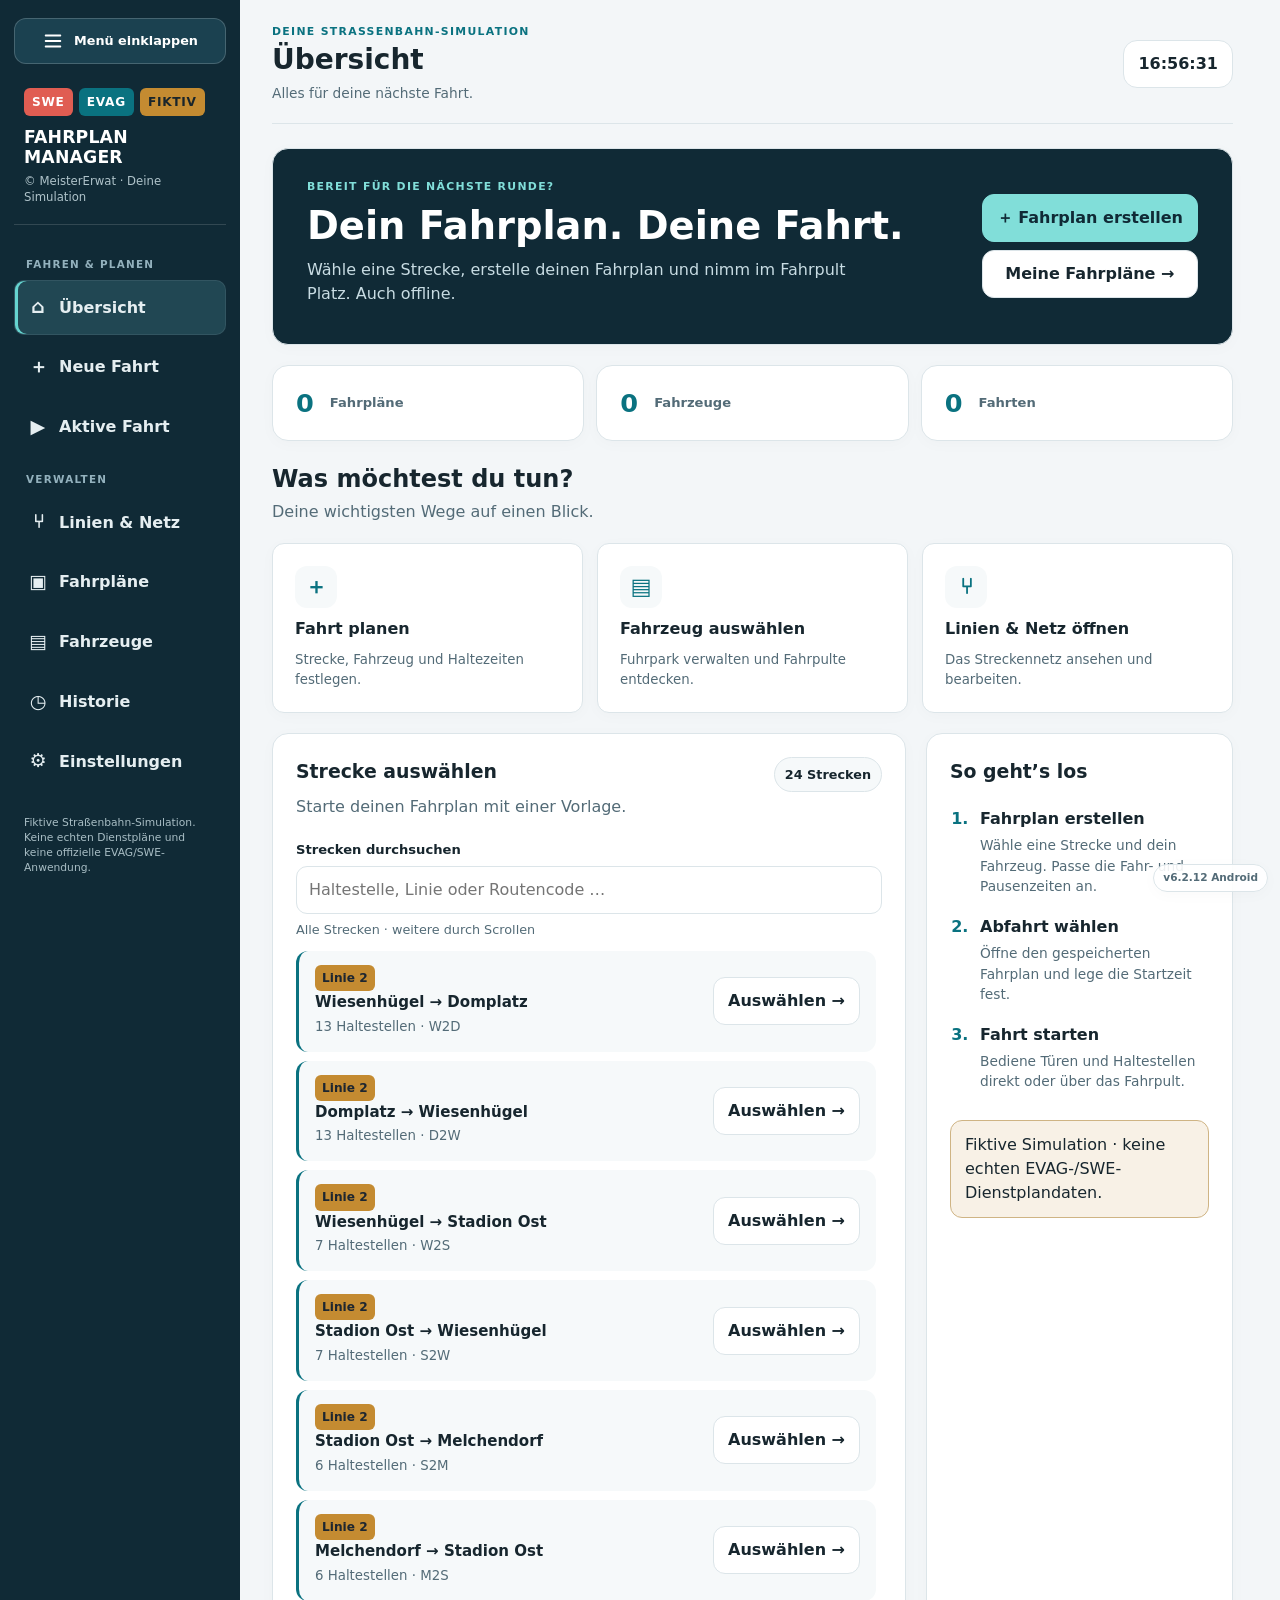
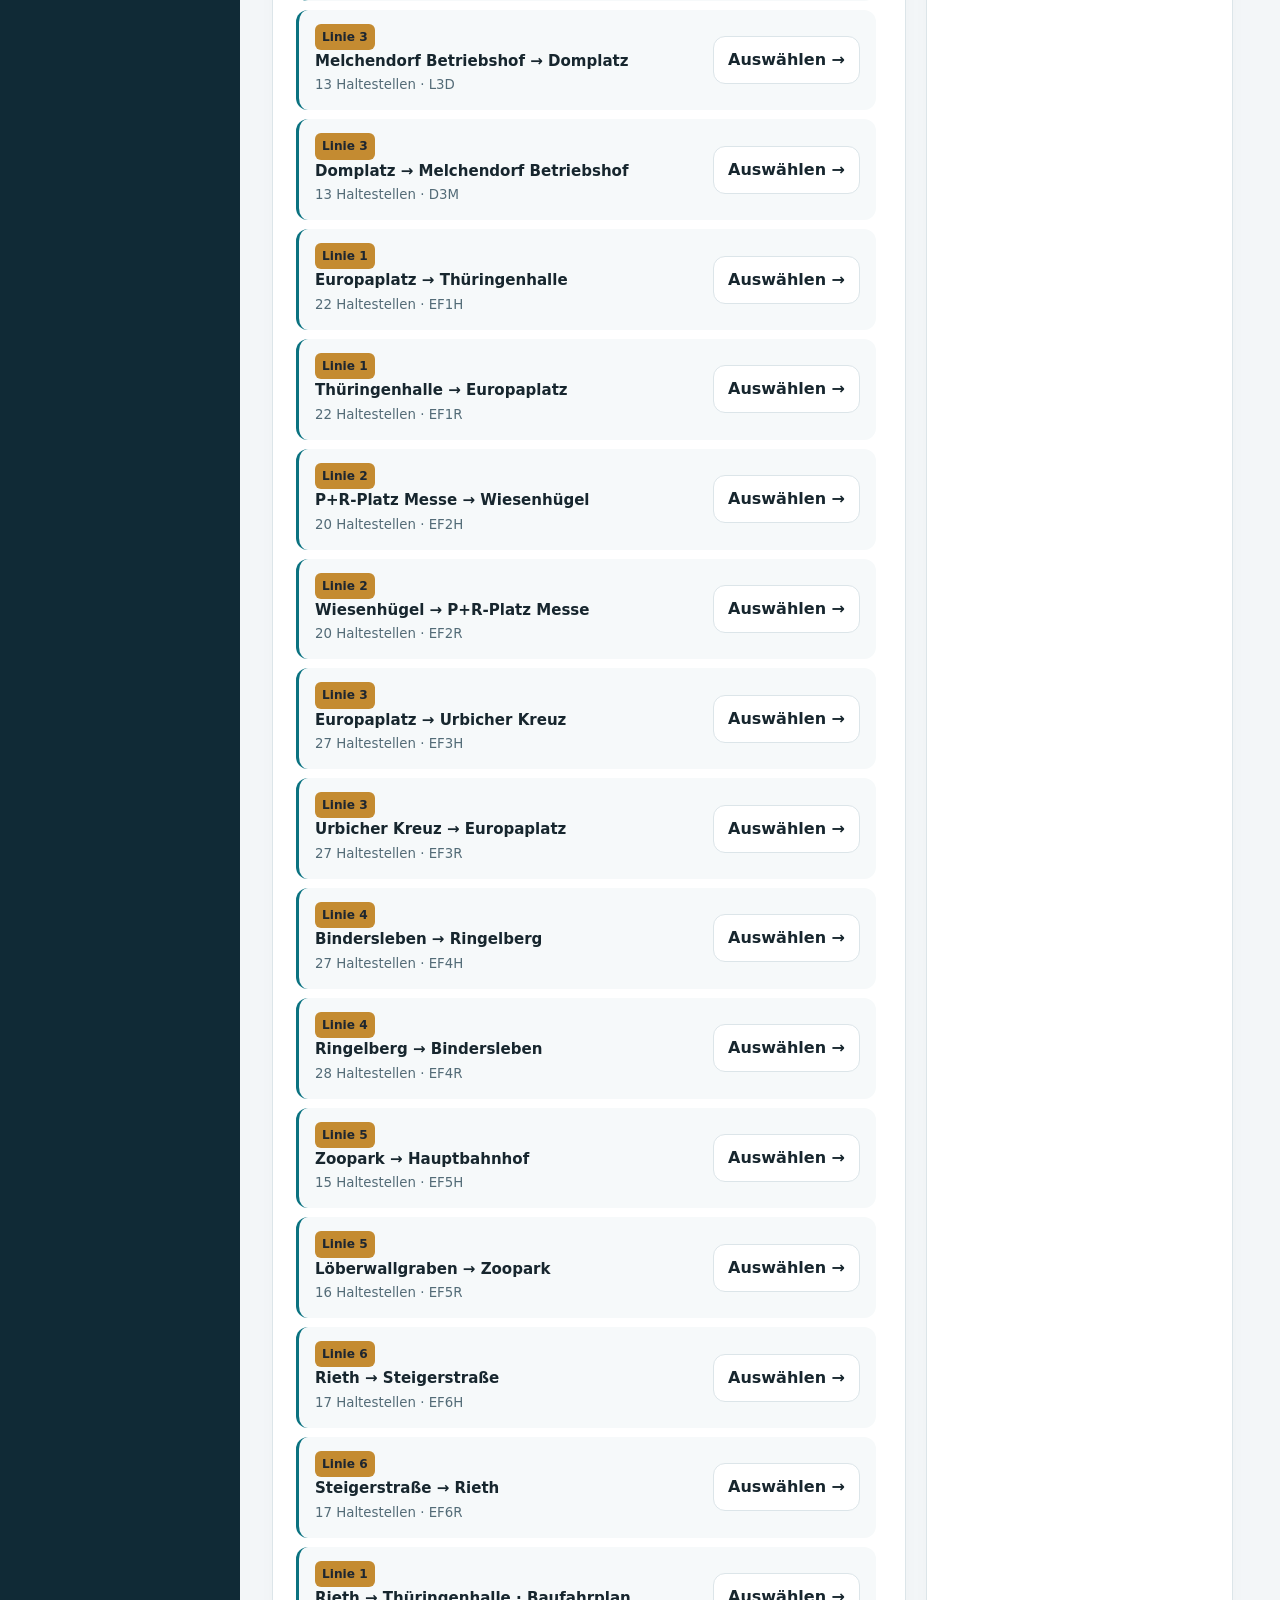
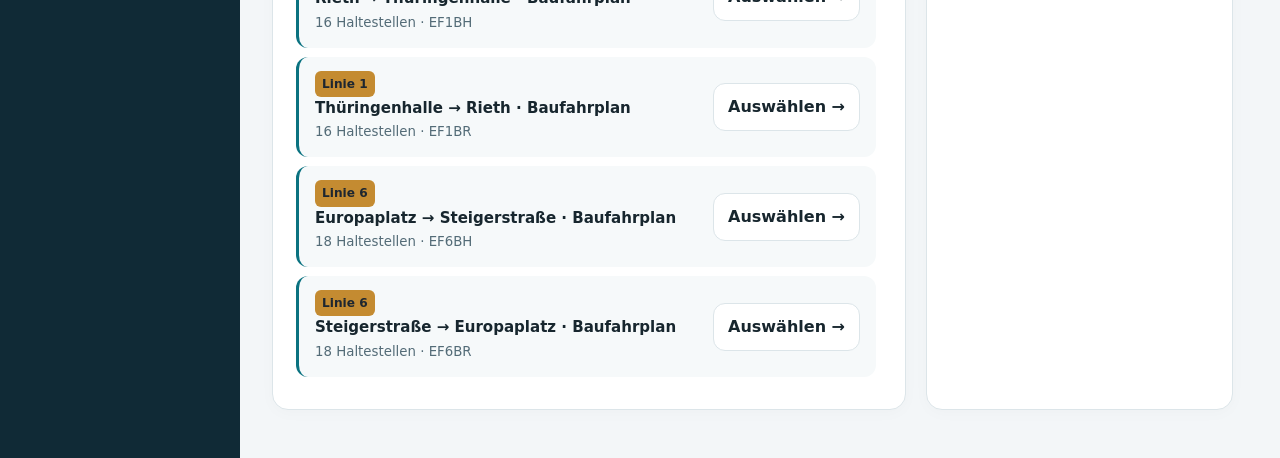
<file: web-pwa/index.html>
<!doctype html>
<html lang="de">
<head>
<meta charset="utf-8">
<meta name="viewport" content="width=device-width, initial-scale=1, viewport-fit=cover">
<meta name="theme-color" content="#102a36">
<meta name="description" content="Fiktive Straßenbahn-Fahrplan-Simulation von MeisterErwat">
<link rel="icon" type="image/png" sizes="32x32" href="favicon-32.png">
<link rel="apple-touch-icon" href="icon-192.png">
<link rel="manifest" href="manifest.webmanifest">
<title>Fahrplan Manager • MeisterErwat</title>
<style>
:root{--bg:#edf2f4;--panel:#fff;--nav:#102a36;--nav2:#1b4150;--text:#17262e;--muted:#71818a;--teal:#0a7280;--teal2:#075560;--coral:#e05d52;--gold:#c48b31;--green:#14845a;--red:#b72d3c;--line:#d5e0e5;--soft:#f6f9fa;--shadow:0 8px 24px rgba(16,42,54,.08)}
*{box-sizing:border-box}html,body{margin:0;min-height:100%;font-family:system-ui,-apple-system,"Segoe UI",Roboto,sans-serif;background:var(--bg);color:var(--text)}body.dark{--bg:#101b21;--panel:#192930;--nav:#09151b;--nav2:#203943;--text:#ecf3f5;--muted:#9cb0b7;--teal:#42bdc8;--teal2:#2aa3af;--coral:#f0796e;--gold:#e3b45e;--green:#4fc28e;--red:#ff7380;--line:#30464f;--soft:#132229;--shadow:0 8px 24px rgba(0,0,0,.22)}
button,input,select,textarea{font:inherit}button{cursor:pointer;border:1px solid var(--line);background:var(--panel);color:var(--text);padding:11px 14px;border-radius:12px;font-weight:700;transition:filter .12s,transform .12s}button:active{transform:scale(.99)}button:hover{filter:brightness(.98)}button:disabled{opacity:.45;cursor:not-allowed}.primary{background:var(--teal);border-color:var(--teal);color:white}.danger{background:var(--red);border-color:var(--red);color:white}.gold{background:var(--gold);border-color:var(--gold);color:#1d2630}.ghost{background:transparent}.small{font-size:.86rem;padding:7px 10px}.muted{color:var(--muted)}.hidden{display:none!important}
.shell{min-height:100dvh;display:grid;grid-template-columns:240px minmax(0,1fr)}.sidebar{--menu-offset:0px;min-width:0;background:var(--nav);color:#fff;padding:calc(18px + var(--menu-offset) + env(safe-area-inset-top,0px)) 14px max(18px,env(safe-area-inset-bottom,0px)) max(14px,env(safe-area-inset-left,0px));display:flex;flex-direction:column;gap:10px;min-height:100dvh;position:sticky;top:0;height:100dvh;overflow-x:hidden;overflow-y:auto;overscroll-behavior:contain}.sidebar>*{flex-shrink:0}.brand{padding:8px 10px 18px;border-bottom:1px solid rgba(255,255,255,.14);margin-bottom:4px}.brand-badges{display:flex;gap:6px;align-items:center}.badge{font-size:.76rem;font-weight:900;letter-spacing:.06em;padding:5px 8px;border-radius:6px;color:#fff;background:var(--coral)}.badge.teal{background:var(--teal)}.brand h1{font-size:1.18rem;line-height:1.15;margin:12px 0 5px}.brand p{font-size:.73rem;line-height:1.4;color:#afc3ca;margin:0}.nav{display:flex;flex-direction:column;gap:5px}.nav button{background:transparent;border-color:transparent;color:#e5eef1;text-align:left;display:flex;align-items:center;gap:10px}.nav button.active,.nav button:hover{background:var(--nav2);border-color:rgba(255,255,255,.08)}.nav-icon{width:22px;text-align:center;font-size:1.05rem}.side-bottom{margin-top:auto;padding:10px;color:#a9bec5;font-size:.74rem;line-height:1.4}.main{min-width:0;padding:clamp(12px,2vw,28px);padding-bottom:34px}.topbar{display:flex;align-items:center;justify-content:space-between;gap:12px;margin-bottom:18px}.title-area{min-width:0}.eyebrow{color:var(--teal);text-transform:uppercase;letter-spacing:.12em;font-size:.72rem;font-weight:900}.page-title{font-size:clamp(1.45rem,2vw,2rem);line-height:1.15;margin:4px 0 0;overflow-wrap:anywhere}.clock-chip{font-variant-numeric:tabular-nums;font-weight:850;font-size:clamp(1rem,1.7vw,1.45rem);padding:11px 14px;border:1px solid var(--line);background:var(--panel);border-radius:14px;white-space:nowrap;box-shadow:var(--shadow)}.content{max-width:1480px;margin:0 auto}.grid{display:grid;grid-template-columns:repeat(12,minmax(0,1fr));gap:16px}.col-12{grid-column:span 12}.col-8{grid-column:span 8}.col-7{grid-column:span 7}.col-6{grid-column:span 6}.col-5{grid-column:span 5}.col-4{grid-column:span 4}.card{min-width:0;background:var(--panel);border:1px solid var(--line);border-radius:18px;box-shadow:var(--shadow);padding:clamp(15px,2vw,23px)}.card h2,.card h3{margin:0 0 10px}.card h2{font-size:1.18rem}.card h3{font-size:1rem}.lead{font-size:1.02rem;line-height:1.6;color:var(--muted);max-width:65ch}.hero{background:linear-gradient(120deg,var(--nav),#205968);color:#fff;position:relative;overflow:hidden;padding:clamp(22px,4vw,38px)}.hero:after{content:"";position:absolute;width:270px;height:270px;border-radius:50%;right:-100px;top:-115px;border:34px solid rgba(255,255,255,.08)}.hero h2{font-size:clamp(1.7rem,3.5vw,2.7rem);max-width:16ch;margin-bottom:8px}.hero p{color:#d5e8ec;max-width:62ch;line-height:1.6}.hero button{position:relative;z-index:1}.stat{display:flex;flex-direction:column;gap:6px}.stat strong{font-size:1.85rem;line-height:1.1}.stat span{color:var(--muted);font-weight:650;font-size:.86rem}.route-card{border-left:4px solid var(--teal);padding:14px 16px;background:var(--soft);border-radius:12px;display:flex;align-items:flex-start;justify-content:space-between;gap:14px;margin:9px 0}.route-name{font-weight:800}.route-code{display:inline-block;background:var(--gold);color:#1d2630;border-radius:6px;padding:4px 7px;font-size:.76rem;font-weight:900;white-space:nowrap}.actions{display:flex;gap:8px;flex-wrap:wrap;align-items:center}.field{display:flex;flex-direction:column;gap:6px;min-width:0}.field label{font-size:.78rem;font-weight:850;color:var(--muted)}input,select,textarea{width:100%;min-width:0;background:var(--panel);color:var(--text);border:1px solid var(--line);border-radius:11px;padding:11px 12px;outline:0}input:focus,select:focus,textarea:focus{border-color:var(--teal);box-shadow:0 0 0 3px color-mix(in srgb,var(--teal) 16%,transparent)}input[type=checkbox]{width:auto;accent-color:var(--teal);transform:scale(1.1)}input[type=time]{color-scheme:light}body.dark input[type=time]{color-scheme:dark}body.dark input[type=time]::-webkit-calendar-picker-indicator{filter:brightness(0) invert(1);opacity:1}.form-grid{display:grid;grid-template-columns:repeat(3,minmax(0,1fr));gap:12px}.stop-editor{border:1px solid var(--line);border-radius:13px;margin:9px 0;overflow:hidden;background:var(--panel)}.stop-editor-top{display:flex;align-items:center;gap:10px;background:var(--soft);padding:11px 13px}.stop-number{flex:none;border-radius:8px;background:var(--teal);color:#fff;width:30px;height:30px;display:grid;place-items:center;font-weight:900}.stop-label{font-weight:800;flex:1;min-width:0}.time-text{font-size:.82rem;color:var(--muted);white-space:nowrap;font-variant-numeric:tabular-nums}.stop-editor-fields{display:grid;grid-template-columns:1fr 1fr;gap:10px;padding:12px}.stop-editor-fields .field input{padding:9px}.pill{display:inline-flex;align-items:center;gap:7px;border-radius:999px;padding:7px 10px;font-size:.8rem;font-weight:850;background:var(--soft);border:1px solid var(--line)}.status{display:inline-flex;align-items:center;gap:7px;padding:9px 12px;border-radius:10px;font-weight:900}.status.on-time{background:color-mix(in srgb,var(--teal) 15%,var(--panel));color:var(--teal)}.status.late{background:color-mix(in srgb,var(--red) 13%,var(--panel));color:var(--red)}.status.early{background:color-mix(in srgb,var(--green) 13%,var(--panel));color:var(--green)}.driver-station{font-size:clamp(1.7rem,4vw,3rem);line-height:1.13;font-weight:900;overflow-wrap:anywhere}.big-time{font-size:clamp(1.5rem,3vw,2.5rem);font-weight:900;font-variant-numeric:tabular-nums}.driver-controls{display:flex;flex-wrap:wrap;justify-content:center;gap:8px;margin-top:18px}.route-progress{display:flex;flex-direction:column;gap:0;max-height:520px;overflow:auto;padding-right:4px}.route-stop{position:relative;isolation:isolate;flex:0 0 auto;display:grid;grid-template-columns:23px minmax(0,1fr) auto;gap:9px;align-items:center;padding:9px 2px;border-bottom:1px dashed var(--line)}.route-stop::before{content:"";position:absolute;z-index:0;left:10px;top:0;bottom:-1px;width:3px;background:var(--teal);opacity:.45;pointer-events:none}.route-stop:first-child::before{top:50%}.route-stop:last-child::before{bottom:50%}.route-stop:only-child::before{display:none}.route-dot{width:13px;height:13px;border-radius:100%;border:3px solid var(--teal);background:var(--panel);position:relative;z-index:1;margin-left:3px}.route-stop.current .route-dot{background:var(--coral);border-color:var(--coral)}.route-stop.visited .route-stop-name,.route-stop.visited .route-stop-time{opacity:.55}.route-stop.visited .route-dot{border-color:color-mix(in srgb,var(--teal) 55%,var(--panel))}.route-stop-name{font-weight:750;overflow-wrap:anywhere}.route-stop-time{font-size:.8rem;color:var(--muted);white-space:nowrap;font-variant-numeric:tabular-nums}.route-stop small{display:block;color:var(--muted);font-size:.75rem}.data-list{display:flex;flex-direction:column;gap:10px}.data-item{border:1px solid var(--line);border-radius:14px;padding:14px;display:flex;justify-content:space-between;align-items:flex-start;gap:12px}.data-main{min-width:0}.data-main strong{display:block;font-size:1rem;overflow-wrap:anywhere}.data-main p{margin:5px 0;color:var(--muted);font-size:.88rem;line-height:1.5}.data-actions{display:flex;flex-wrap:wrap;gap:6px;justify-content:flex-end}.empty{border:1px dashed var(--line);border-radius:15px;padding:28px;text-align:center;color:var(--muted)}.notice{border:1px solid color-mix(in srgb,var(--gold) 55%,var(--line));background:color-mix(in srgb,var(--gold) 12%,var(--panel));padding:12px 14px;border-radius:12px;line-height:1.5}.settings-row{display:flex;justify-content:space-between;align-items:center;gap:12px;padding:13px 0;border-bottom:1px solid var(--line)}.settings-row:last-child{border-bottom:0}.version{position:fixed;right:12px;bottom:8px;z-index:10;color:var(--muted);background:color-mix(in srgb,var(--panel) 90%,transparent);border:1px solid var(--line);border-radius:999px;padding:5px 9px;font-size:.72rem;font-weight:800;box-shadow:var(--shadow)}.modal-backdrop{position:fixed;z-index:50;inset:0;background:rgba(4,15,20,.63);display:grid;place-items:center;padding:14px}.modal{width:min(640px,100%);max-height:min(88dvh,850px);overflow:auto;background:var(--panel);border:1px solid var(--line);border-radius:20px;box-shadow:0 24px 70px rgba(0,0,0,.35);padding:22px}.modal h2{margin:0 0 7px}.modal p{color:var(--muted);line-height:1.5}.modal-footer{display:flex;gap:8px;justify-content:flex-end;flex-wrap:wrap;margin-top:17px}.toast{position:fixed;left:50%;bottom:22px;transform:translateX(-50%);z-index:80;background:var(--nav);color:white;border-radius:12px;padding:12px 16px;box-shadow:var(--shadow);max-width:90vw;font-weight:750;text-align:center}
@media(max-width:900px){.shell{grid-template-columns:minmax(0,1fr)}.sidebar{position:relative;min-height:0;height:auto;padding:calc(10px + var(--menu-offset) + env(safe-area-inset-top,0px)) max(12px,env(safe-area-inset-right,0px)) 10px max(12px,env(safe-area-inset-left,0px));gap:8px;overflow:visible}.brand{display:flex;justify-content:space-between;align-items:center;padding:4px 4px 10px;margin:0}.brand h1{margin:0 0 2px;font-size:1rem}.brand p{display:none}.nav{display:flex;flex-direction:row;overflow:auto;padding-bottom:2px}.nav button{white-space:nowrap;padding:9px 11px;font-size:.84rem}.nav-icon{width:auto}.side-bottom{display:none}.main{padding:14px;padding-bottom:42px}.col-8,.col-7,.col-6,.col-5,.col-4{grid-column:span 12}.form-grid{grid-template-columns:1fr 1fr}.topbar{margin-bottom:12px}}
@media(max-width:520px){.main{padding:10px;padding-bottom:40px}.topbar{align-items:flex-start}.clock-chip{padding:8px 9px;font-size:.95rem}.page-title{font-size:1.4rem}.form-grid{grid-template-columns:1fr}.card{border-radius:15px}.stop-editor-fields{gap:8px}.route-card{display:block}.route-card .actions{margin-top:10px}.data-item{display:block}.data-actions{justify-content:flex-start;margin-top:12px}.driver-controls button{flex:1 1 42%}.driver-controls .primary{flex-basis:100%}.hero h2{font-size:1.75rem}}
.network-map{margin-top:14px;overflow:auto;max-height:700px;border:1px solid var(--line);border-radius:12px}.network-map svg{display:block;width:1100px;height:1080px;touch-action:pan-x pan-y}.network-map text{font:12px system-ui;fill:var(--text);pointer-events:none}.network-map .draft-node text{fill:white;font-weight:800}.network-node{cursor:crosshair}.network-node:focus circle{stroke:var(--teal);stroke-width:5}.draft-node{cursor:grab;touch-action:none}.line-stops{max-height:620px;overflow:auto;margin-top:12px}.line-stop{display:grid;grid-template-columns:30px minmax(0,1fr) 38px;gap:10px;border-bottom:1px solid var(--line);padding:12px 0}.line-stop-actions{display:flex;flex-direction:column;gap:6px}.line-stop input{padding:8px}details summary{cursor:pointer;font-weight:750}details p{line-height:1.6}a{color:var(--teal)}
#networkTemplate{flex-basis:100%!important}input[type=color]{height:46px;padding:4px}.network-map-tools{margin-top:12px}
.content.network-view{max-width:none}.network-view .network-map{max-height:none}.network-view .line-stops{display:grid;grid-template-columns:repeat(auto-fit,minmax(260px,1fr));gap:0 22px}.network-mode-field{margin:12px 0;max-width:540px}.network-legend{display:grid;grid-template-columns:repeat(auto-fit,minmax(220px,1fr));gap:8px;margin-top:12px}.network-direction-buttons{display:flex;flex-direction:column;gap:8px}.network-map.is-line-editing svg{touch-action:none}.network-route-button{text-align:left;white-space:normal}.network-route-button[aria-pressed=true]{outline:2px solid var(--route-color);background:var(--soft)}.network-route-button:disabled{opacity:1}.network-link.is-muted{filter:grayscale(1);opacity:.25}.network-legend .pill{border-left:5px solid var(--route-color)}
.departure-controls{display:flex;gap:8px;align-items:center}.departure-controls input{flex:1}.departure-controls button{flex:none}
.traffic-actions{display:grid;grid-template-columns:repeat(5,minmax(0,1fr));gap:8px;width:100%;align-items:stretch}.traffic-actions button{min-width:0;padding:11px 4px;font-size:clamp(.7rem,2.6vw,.9rem);overflow-wrap:anywhere}
.departure-controls{flex-wrap:wrap}.departure-controls input{flex:1 1 105px}.network-map-tools .is-editing{background:#253039;border-color:#253039;color:white;box-shadow:inset 0 2px 4px #0005}.network-map.is-editing svg{touch-action:none}.network-map.is-editing .network-connections{pointer-events:stroke}.network-map.is-editing .network-link{cursor:pointer;stroke-width:5}.network-map.is-editing .network-node{cursor:grab}.network-map.is-editing .network-stop-label{pointer-events:auto;cursor:move;paint-order:stroke;stroke:var(--soft);stroke-width:3px;stroke-linejoin:round}.network-map.is-editing .network-node.selected circle{stroke:#ed7b22;stroke-width:5}.network-map.is-editing .network-link.selected{stroke-width:7;opacity:1}.network-editor-tools,.network-edit-inspector{padding:15px;background:var(--soft);border:1px solid var(--line);border-radius:12px;margin-top:12px}.network-editor-tools p{margin:10px 0 0;font-size:.86rem;line-height:1.5}.network-editor-tools button[aria-pressed=true]{background:var(--nav);color:white;border-color:var(--nav)}.network-edit-inspector .form-grid{grid-template-columns:repeat(auto-fit,minmax(160px,1fr))}.network-edit-inspector h3{margin-bottom:14px}.color-swatches{display:flex;gap:8px;flex-wrap:wrap;margin:12px 0}.color-swatch{width:36px;height:36px;padding:0;border:3px solid var(--panel);border-radius:50%;background:var(--swatch);box-shadow:0 0 0 1px var(--muted)}.color-swatch[aria-pressed=true]{outline:3px solid var(--text);outline-offset:2px}.network-edit-inspector input[type=color]{max-width:160px}.network-link{vector-effect:none}.network-stop-label{paint-order:stroke;stroke:var(--soft);stroke-width:3px;stroke-linejoin:round}.network-plan-files details{margin-top:12px}.network-plan-files code{overflow-wrap:anywhere}
.network-edge-style{border-top:1px solid var(--line);margin-top:18px;padding-top:4px}.network-dash-field{display:flex;gap:9px;align-items:center;align-self:center}.network-plan-files p,.network-plan-files details{font-size:.86rem}
</style>
<link rel="stylesheet" href="cockpit.css">
<link rel="stylesheet" href="shell.css">
<link rel="stylesheet" href="vehicles.css">
<link rel="stylesheet" href="cab-layout.css">
<link rel="stylesheet" href="usability.css">
<link rel="stylesheet" href="dev-workspace.css">
<link rel="stylesheet" href="page-scroll.css">
</head>
<body>
<a class="skip-link" href="#view">Zum Inhalt springen</a>
<div class="shell">
  <aside class="sidebar" id="sidebar">
    <button id="sidebarToggle" class="sidebar-toggle" type="button" onclick="toggleSidebar()" aria-controls="nav" aria-expanded="true" aria-label="Menü einklappen" title="Menü einklappen"><span id="sidebarToggleIcon" aria-hidden="true"><svg viewBox="0 0 24 24" focusable="false"><path d="M4 6h16M4 12h16M4 18h16"/></svg></span><span class="sidebar-toggle-label">Menü einklappen</span></button>
    <div class="brand"><div><div class="brand-badges"><span class="badge">SWE</span><span class="badge teal">EVAG</span><span class="badge" style="background:var(--gold);color:#19252b">FIKTIV</span></div><h1>FAHRPLAN MANAGER</h1><p>© MeisterErwat · Deine Simulation</p></div></div>
    <nav class="nav" id="nav" aria-label="Hauptnavigation">
<div class="nav-heading">Fahren & planen</div>
      <button data-view="home" onclick="showView('home')" class="active" aria-label="Übersicht" title="Übersicht"><span class="nav-icon" aria-hidden="true">⌂</span><span class="nav-label">Übersicht</span></button>
      <button data-view="new" onclick="showView('new')" aria-label="Neue Fahrt" title="Neue Fahrt"><span class="nav-icon" aria-hidden="true">＋</span><span class="nav-label">Neue Fahrt</span></button>
      <button data-view="driver" onclick="openActiveTrip()" aria-label="Aktive Fahrt" title="Aktive Fahrt"><span class="nav-icon" aria-hidden="true">▶</span><span class="nav-label">Aktive Fahrt</span><span id="activeDot" aria-hidden="true"></span></button>
<div class="nav-heading">Verwalten</div>
      <button data-view="network" onclick="showView('network')" aria-label="Linien & Netz" title="Linien & Netz"><span class="nav-icon" aria-hidden="true">⑂</span><span class="nav-label">Linien & Netz</span></button>
      <button data-view="plans" onclick="showView('plans')" aria-label="Fahrpläne" title="Fahrpläne"><span class="nav-icon" aria-hidden="true">▣</span><span class="nav-label">Fahrpläne</span></button>
      <button data-view="vehicles" onclick="showView('vehicles')" aria-label="Fahrzeuge" title="Fahrzeuge"><span class="nav-icon" aria-hidden="true">▤</span><span class="nav-label">Fahrzeuge</span></button>
      <button data-view="history" onclick="showView('history')" aria-label="Historie" title="Historie"><span class="nav-icon" aria-hidden="true">◷</span><span class="nav-label">Historie</span></button>
      <button data-view="settings" onclick="showView('settings')" aria-label="Einstellungen" title="Einstellungen"><span class="nav-icon" aria-hidden="true">⚙</span><span class="nav-label">Einstellungen</span></button>
    </nav>
    <div class="side-bottom">Fiktive Straßenbahn-Simulation.<br>Keine echten Dienstpläne und keine offizielle EVAG/SWE-Anwendung.</div>
  </aside>
  <button id="menuBackdrop" class="menu-backdrop" type="button" hidden tabindex="-1" aria-label="Menü schließen" onclick="setMobileMenu(false)"></button>
  <main class="main">
    <div class="topbar"><div class="title-area"><div class="eyebrow">Deine Straßenbahn-Simulation</div><h1 class="page-title" id="pageTitle" tabindex="-1">Übersicht</h1><p class="page-help" id="pageHelp">Alles für deine nächste Fahrt.</p></div><div class="topbar-tools"><button id="resumeTrip" class="primary" onclick="openActiveTrip()" hidden>▶ Zur Fahrt</button><div class="clock-chip" id="clock" aria-label="Aktuelle Uhrzeit">--:--:--</div></div></div>
    <div class="content" id="view" tabindex="-1"></div>
  </main>
</div>
<nav class="mobile-nav" id="mobileNav" aria-label="Schnellnavigation">
<button data-view="home" onclick="showView('home')"><span aria-hidden="true">⌂</span><span>Übersicht</span></button>
<button data-view="plans" onclick="showView('plans')"><span aria-hidden="true">▣</span><span>Fahrpläne</span></button>
<button data-view="new" onclick="showView('new')"><span aria-hidden="true">＋</span><span>Neu</span></button>
<button data-view="driver" onclick="openActiveTrip()"><span aria-hidden="true">▶</span><span>Fahrt</span></button>
<button id="mobileMore" onclick="setMobileMenu(true)" aria-controls="sidebar" aria-expanded="false"><span aria-hidden="true">☰</span><span>Mehr</span></button>
</nav>
<button type="button" class="version" id="appVersion" onclick="registerDevVersionClick()"></button>
<div id="modalRoot"></div>
<div id="toastRoot" role="status" aria-live="polite"></div>
<script src="audio/announcements-data.js"></script>
<script src="announcements.js"></script>
<script src="erfurt-network.js"></script>
<script src="network-plan-data.js"></script>
<script src="network-editor.js"></script>
<script src="line-editor.js"></script>
<script src="vehicle-bundles-data.js"></script>
<script src="vehicle-bundles.js"></script>
<script src="cab-layout.js"></script>
<script src="cockpit.js"></script>
<script src="vehicle-types-data.js"></script>
<script src="vehicles.js"></script>
<script src="vehicle-previews.js"></script>
<script src="updates.js"></script>
<script src="usability.js"></script>
<script src="dev-workspace.js"></script>
<script src="app.js"></script>
</body></html>
</file>
<file: web-pwa/cockpit.css>
.cab-console{position:relative;min-width:0;padding:14px;background:var(--cab-console,#242932);border:1px solid #10151d;border-radius:14px;color:var(--cab-text,#eef1f3);box-shadow:0 8px 22px #10182033,inset 0 1px #b5c2cb33}.cab-header{display:flex;align-items:center;justify-content:space-between;gap:12px;flex-wrap:wrap;padding:0 4px 12px;font-size:.72rem;font-weight:850;letter-spacing:.09em}.cab-header small{margin-left:10px;color:#aebac5;font-size:.64rem}
.cab-panel-viewport{overflow-x:auto;overscroll-behavior-inline:contain;max-width:100%;border-radius:8px;scrollbar-color:#89949f #171c23;scrollbar-width:thin}.cab-panel-viewport:focus-visible{outline:2px solid #ffe89b;outline-offset:4px}.cab-stage{position:relative;container-type:inline-size;isolation:isolate;width:100%;min-width:0;aspect-ratio:var(--cab-width,1681)/var(--cab-height,936);overflow:hidden;background:var(--cab-panel,#65636f)}.cab-panel-photo{position:absolute;inset:0;width:100%;height:100%;display:block;pointer-events:none;user-select:none}.cab-screw{position:absolute;aspect-ratio:1;transform:translate(-50%,-50%);pointer-events:none}.driver-controls.cab-controls{position:absolute;inset:0;display:grid;grid-template-columns:1fr;margin:0;padding:0;border:0;gap:0;pointer-events:none}.cab-group-mark{position:absolute;transform:translate(-50%,-50%);color:#efefea;font-size:max(8px,1.16cqw);font-weight:750;line-height:1;letter-spacing:.055em;white-space:nowrap;text-shadow:0 1px 1px #23232a80;pointer-events:none}
.cab-button,.cab-placeholder{position:absolute;aspect-ratio:1;transform:translate(-50%,-50%);display:block;min-width:0;min-height:0;margin:0;padding:0!important;border:0!important;border-radius:50%;background:none!important;box-shadow:none;color:#f7f7ef;pointer-events:auto;touch-action:manipulation}.cab-placeholder{pointer-events:none}.cab-placeholder .cab-face{background:none}.cab-bezel{position:absolute;inset:0;display:block;border-radius:50%;pointer-events:none}.cab-face{position:absolute;inset:var(--cap-inset,15.7143%);display:grid;place-items:center;border-radius:50%;background-image:var(--cab-image);background-size:var(--cap-size-x) var(--cap-size-y);background-position:var(--cap-x) var(--cap-y);color:#13212a;pointer-events:none;transition:filter .09s,transform .09s,box-shadow .09s}.cab-face::after{content:'';position:absolute;inset:0;border-radius:inherit;background:#0000;transition:background .08s;pointer-events:none}.cab-face svg{position:relative;z-index:1;width:47%;height:47%;fill:none;stroke:currentColor;stroke-width:1.8;stroke-linecap:round;stroke-linejoin:round;opacity:.9;filter:drop-shadow(0 1px 0 #ffffff22)}.cab-blue .cab-face,.cab-red .cab-face{color:#f0f1e6}.cab-amber .cab-face{color:#422706}.cab-green .cab-face{color:#073525}.cab-button:hover{filter:none}.cab-button:hover .cab-face{filter:brightness(1.1)}.cab-button:active,.cab-button.is-down{transform:translate(-50%,-50%)}.cab-button:active .cab-face,.cab-button.is-down .cab-face{transform:translateY(1px) scale(.985);filter:brightness(.86);box-shadow:inset 0 3px 6px #0009}.cab-button:active .cab-face::after,.cab-button.is-down .cab-face::after{background:#00000016}.cab-button:focus-visible{outline:3px solid #ffe5a0;outline-offset:2px;z-index:2}.cab-button:disabled{opacity:1;cursor:not-allowed}.cab-button:disabled .cab-face{filter:grayscale(.85) brightness(.72)}.cab-button:disabled .cab-label{opacity:.5}.cab-label{position:absolute;bottom:calc(100% + .45cqw);left:-35%;width:170%;display:block;color:#f1f1e9;font-size:max(8px,1.07cqw);line-height:1.17;font-weight:700;letter-spacing:.015em;text-align:center;text-shadow:0 1px 1px #272831aa;pointer-events:none}.cab-emergency .cab-label{font-weight:900;color:#fff1c0;letter-spacing:.08em}.cab-emergency .cab-face svg{width:36%;height:36%;stroke-width:1.7}
.cab-footer{display:flex;align-items:center;justify-content:space-between;gap:10px;flex-wrap:wrap;padding:12px 4px 0;font-size:.53rem;letter-spacing:.08em;color:#aab8c3}.cab-footer>div{display:flex;gap:16px;flex-wrap:wrap}.cab-text-button{padding:4px 0;border:0;background:none;color:#dce6ec;font-size:.7rem;text-decoration:underline;text-underline-offset:3px}.cab-text-button[aria-pressed=true]{color:#ffd997}.cab-scroll-hint{display:none;margin:0 4px 10px;font-size:.75rem;color:#b7c4ce}.driver-view>.grid{grid-template-columns:minmax(0,2fr) minmax(260px,1fr);grid-template-areas:"summary route" "console route";align-items:start}.driver-view>.grid>.col-8{grid-area:summary}.driver-view>.grid>.col-4{grid-area:route}.driver-view>.grid>.cab-panel-row{grid-area:console}.driver-view #driverRouteMap{max-height:520px}
@media(max-width:900px){.driver-view>.grid{grid-template-columns:minmax(0,1fr);grid-template-areas:"summary" "console" "route"}.driver-view #driverRouteMap{max-height:300px}.cab-header small{display:block;margin:5px 0 0}.cab-console{padding:10px}}@media(max-width:520px){.cab-stage{min-width:720px}.cab-scroll-hint{display:block}.cab-header{font-size:.67rem}.cab-footer>span{font-size:.48rem}}
.cab-fullscreen-toggle .cab-face{background-image:linear-gradient(145deg,#90d4ff88,#0a57c1bb),var(--cab-image);background-size:100% 100%,var(--cap-size-x) var(--cap-size-y);background-position:center,var(--cap-x) var(--cap-y);color:#f4faff;box-shadow:inset 0 1px 2px #b5e6ff88}.cab-fullscreen-toggle[aria-pressed=true] .cab-face{filter:brightness(1.2);box-shadow:inset 0 3px 6px #00294faa,0 0 9px #5bc9ff88}.cab-fullscreen-status{display:none}
body.cab-fullscreen{overflow:hidden}.cab-fullscreen .shell{display:block;min-height:0}.cab-fullscreen .sidebar,.cab-fullscreen .topbar,.cab-fullscreen .version{display:none}.cab-fullscreen .main{position:fixed;inset:0;z-index:20;padding:max(10px,env(safe-area-inset-top,0px)) max(10px,env(safe-area-inset-right,0px)) max(10px,env(safe-area-inset-bottom,0px)) max(10px,env(safe-area-inset-left,0px));background:var(--bg);overflow:hidden}.cab-fullscreen .driver-view{display:grid;grid-template-rows:auto minmax(0,1fr);gap:10px;max-width:none;height:100%;min-height:0}.cab-fullscreen .cab-fullscreen-status{display:flex;justify-content:space-between;align-items:center;gap:15px;padding:10px 14px;background:var(--panel);border:1px solid var(--line);border-radius:12px}.cab-fullscreen-status>div:first-child{min-width:0}.cab-fullscreen-stop{display:block;font-size:clamp(1.15rem,2.1vw,1.9rem);line-height:1.15;margin:3px 0;overflow-wrap:anywhere}.cab-fullscreen-status .muted{font-size:.78rem}.cab-fullscreen-status .actions{justify-content:flex-end;flex-shrink:0}.cab-fullscreen .driver-view>.grid{grid-template-columns:minmax(0,1fr) minmax(0,clamp(240px,24vw,340px));grid-template-rows:minmax(0,1fr);grid-template-areas:"console route";gap:10px;min-height:0;align-items:stretch}.cab-fullscreen .driver-view>.grid>.col-8{display:none}.cab-fullscreen .driver-view>.grid>.col-4{height:100%;min-height:0}.cab-fullscreen .driver-view>.grid>.col-4>.card:first-child{display:flex;flex-direction:column;height:100%;min-height:0;padding:14px}.cab-fullscreen .driver-view>.grid>.col-4>.card:first-child>p,.cab-fullscreen .driver-view>.grid>.col-4>.card+.card{display:none}.cab-fullscreen .driver-view #driverRouteMap{flex:1;min-height:0;max-height:none}.cab-fullscreen .cab-panel-row{min-height:0}.cab-fullscreen .cab-console{height:100%;min-height:0;display:flex;flex-direction:column;padding:10px}.cab-fullscreen .cab-header,.cab-fullscreen .cab-footer{flex-shrink:0}.cab-fullscreen .cab-panel-viewport{flex:1;min-height:0;display:flex;align-items:center;justify-content:center;container-type:size;overflow:hidden}.cab-fullscreen .cab-stage{flex-shrink:0;width:min(100%,calc(100cqh * var(--cab-width,1681) / var(--cab-height,936)));min-width:0}.cab-fullscreen .cab-scroll-hint{display:none}.cab-fullscreen .cab-footer>span{display:none}
@media(max-width:760px) and (orientation:portrait){.cab-fullscreen .main{padding:6px}.cab-fullscreen .driver-view{gap:6px}.cab-fullscreen .driver-view>.grid{grid-template-columns:minmax(0,1fr);grid-template-rows:minmax(0,1.3fr) minmax(0,1fr);grid-template-areas:"console" "route";gap:6px}.cab-fullscreen .cab-fullscreen-status{align-items:flex-start;gap:6px;padding:8px;flex-wrap:wrap}.cab-fullscreen-status .actions{justify-content:flex-start;gap:6px;flex-wrap:wrap}.cab-fullscreen-status .status,.cab-fullscreen-status .pill{padding:5px 8px;font-size:.78rem}.cab-fullscreen .cab-header{padding-bottom:6px}.cab-fullscreen .cab-footer{padding-top:5px}.cab-fullscreen .cab-console{padding:6px}.cab-fullscreen .driver-view>.grid>.col-4>.card:first-child{padding:10px}}
@media(max-height:520px) and (orientation:landscape){.cab-fullscreen .main{padding:5px}.cab-fullscreen .cab-fullscreen-status{padding:5px 10px}.cab-fullscreen .cab-fullscreen-status .eyebrow{display:none}.cab-fullscreen-stop{font-size:1rem}.cab-fullscreen .driver-view{gap:5px}.cab-fullscreen .cab-header{padding-bottom:5px}.cab-fullscreen .cab-footer{padding-top:5px}}

.cab-fullscreen .route-stop{grid-template-columns:18px minmax(0,1fr) auto;gap:6px}.cab-fullscreen .route-stop-name{font-size:.88rem;hyphens:auto}.cab-fullscreen .route-stop-time{font-size:.73rem}.cab-fullscreen .cab-label{overflow-wrap:anywhere}
@media(max-width:520px) and (orientation:portrait){.cab-fullscreen .cab-group-mark{display:none}.cab-fullscreen .cab-label{font-size:7px;line-height:1.05}}

@media(max-width:520px) and (orientation:portrait){.cab-fullscreen .cab-label{left:-15%;width:130%}}

.cab-door-indicators{position:absolute;inset:0;pointer-events:none}.cab-door-indicator{position:absolute;aspect-ratio:1;transform:translate(-50%,-50%);display:block;pointer-events:none}.cab-door-indicator .cab-face{filter:brightness(.65);color:#222b32}.cab-door-indicator .cab-face svg{opacity:.3}.cab-door-indicator.is-lit .cab-face{filter:none;background-size:100% 100%,var(--cap-size-x) var(--cap-size-y);background-position:center,var(--cap-x) var(--cap-y)}.cab-indicator-green.is-lit .cab-face{background-image:radial-gradient(circle at 32% 25%,#a4ffb780,#12e977bb,#048b3cdd),var(--cab-image);color:#073d25;box-shadow:0 0 10px #46e99988,inset 0 1px 4px #d9ffe7}.cab-indicator-amber.is-lit .cab-face{background-image:radial-gradient(circle at 32% 25%,#fff3ba88,#ffc544cc,#b96806dd),var(--cab-image);color:#593700;box-shadow:0 0 10px #ffc54888,inset 0 1px 4px #fff5c5}.cab-door-indicator.is-lit .cab-face svg{opacity:.9}
.cab-screw{z-index:3;display:block;padding:0!important;border:0!important;border-radius:50%;background:none!important;min-width:0;min-height:0;touch-action:manipulation;cursor:pointer;pointer-events:auto}.cab-screw:hover{filter:none}.cab-screw:active{transform:translate(-50%,-50%)}.cab-screw:focus-visible{outline:2px solid #ffe5a0;outline-offset:2px}.cab-screw-face{position:absolute;inset:12.5%;border-radius:50%;background-image:var(--cab-image);background-size:var(--screw-size-x) var(--screw-size-y);background-position:var(--screw-x) var(--screw-y);pointer-events:none}.cab-screw-hole{position:absolute;inset:10%;border-radius:50%;opacity:0;background:radial-gradient(circle,#11151c 0 12%,#3b3c44 14% 19%,#777380 22% 68%,#696470 72% 100%);pointer-events:none}.cab-screw.is-loose .cab-screw-hole,.cab-screw.is-missing .cab-screw-hole{opacity:1}.cab-screw.is-missing .cab-screw-face{opacity:0}.cab-screw.is-loose .cab-screw-face{animation:cab-screw-drop 1.5s linear forwards;will-change:transform}
@keyframes cab-screw-drop{0%{transform:translate(0,0) rotate(0) scale(1)}40%{transform:translate(0,-.6cqw) rotate(-900deg) scale(1.12);filter:drop-shadow(0 .6cqw .3cqw #0009)}48%{transform:translate(0,-.6cqw) rotate(-1020deg) scale(1.12)}60%{transform:translate(.5cqw,3cqw) rotate(-1120deg) scale(1.1)}75%{transform:translate(1.3cqw,18cqw) rotate(-1270deg) scale(1)}99%{transform:translate(3cqw,64cqw) rotate(-1500deg) scale(.9);opacity:1}100%{transform:translate(3cqw,65cqw) rotate(-1510deg) scale(.9);opacity:0}}
.cab-screw.is-tightening .cab-screw-hole{opacity:1}.cab-screw.is-tightening .cab-screw-face{animation:cab-screw-tighten 1.25s linear forwards;will-change:transform}
.cab-rotary{position:absolute;aspect-ratio:1;transform:translate(-50%,-50%);display:block;min-width:0;min-height:0;margin:0;padding:0!important;border:0!important;border-radius:50%;background:none!important;box-shadow:none;pointer-events:auto;touch-action:manipulation}.cab-rotary:active{transform:translate(-50%,-50%)}.cab-rotary:hover{filter:none}.cab-rotary:focus-visible{outline:3px solid #ffe5a0;outline-offset:2px}.cab-rotary span{position:absolute;display:block;pointer-events:none}.cab-rotary-mask{inset:0;border-radius:50%;background-image:var(--cab-image);background-size:var(--rotary-mask-size);background-position:var(--rotary-mask-position);mask-image:radial-gradient(closest-side,#000 90%,#0000 100%)}.cab-rotary-ring{inset:9.4444%;border-radius:50%;background-image:var(--cab-image);background-size:var(--rotary-ring-size);background-position:var(--rotary-ring-position)}.cab-rotary-disc{inset:17.1%;border-radius:50%;background:radial-gradient(circle at 35% 25%,#292d30,#101318 65%,#05080b);box-shadow:inset 0 1px 3px #000,0 0 1px 1px #111}.cab-rotary-turn{inset:0;transform:rotate(var(--rotary-angle));transition:transform .18s cubic-bezier(.2,.7,.35,1.12)}.cab-rotary-grip{left:40.5556%;top:23.8889%;width:18.8889%;height:68.8889%;border-radius:42% 42% 28% 28%/12%;background-image:var(--cab-image);background-size:var(--rotary-grip-size);background-position:var(--rotary-grip-position);filter:drop-shadow(.12cqw .2cqw .1cqw #0008)}
@media(prefers-reduced-motion:reduce){.cab-rotary-turn{transition:none}}
@keyframes cab-screw-tighten{0%{transform:translate(0,-1.2cqw) rotate(-900deg) scale(1.15);opacity:0;filter:drop-shadow(0 .6cqw .3cqw #0009)}10%{transform:translate(0,-.9cqw) rotate(-900deg) scale(1.12);opacity:1}25%,33%{transform:translate(0,-.65cqw) rotate(-675deg) scale(1.09)}45%,53%{transform:translate(0,-.45cqw) rotate(-450deg) scale(1.06)}65%,73%{transform:translate(0,-.25cqw) rotate(-225deg) scale(1.03)}90%,100%{transform:translate(0,0) rotate(0) scale(1);opacity:1;filter:none}}
@media(prefers-reduced-motion:reduce){.cab-screw.is-loose .cab-screw-face{animation:cab-screw-fade .2s linear forwards}.cab-screw.is-tightening .cab-screw-face{animation:cab-screw-appear .2s linear forwards}@keyframes cab-screw-fade{to{opacity:0}}@keyframes cab-screw-appear{from{opacity:0}to{opacity:1}}}

/* Passenger LCD: fixed light palette, independent of the driver's night theme. */
.modal.passenger-modal{width:min(1180px,100%);max-height:96dvh;padding:16px;background:#1c2023;border:1px solid #697072;border-radius:12px;box-shadow:0 24px 90px #000b}
.passenger-modal>h2{position:absolute;width:1px;height:1px;overflow:hidden;clip-path:inset(50%)}
.passenger-modal .modal-footer{margin-top:12px}.passenger-modal .modal-footer button{background:#333b40;border-color:#596166;color:#fff}
#passengerDisplay{container-type:inline-size}
.passenger-monitor{padding:2.2cqw 2.6cqw 2.8cqw;border-radius:1cqw;background:linear-gradient(110deg,#595a55,#222725 5%,#6b6c63 50%,#2b302d 94%,#595b54);box-shadow:inset 0 1px 2px #d4d5c055,0 3px 8px #0009}
.passenger-screen{position:relative;isolation:isolate;overflow:hidden;border:1.2cqw solid #0b1015;background:#e9edf4;color:#080c15;font-family:Arial,Helvetica,sans-serif;aspect-ratio:1.6;display:grid;grid-template-rows:21% 62% 17%;box-shadow:0 0 0 1px #000,inset 0 0 10px #0d203033}
.passenger-screen:after{content:"";position:absolute;z-index:2;inset:0;pointer-events:none;background:linear-gradient(115deg,#ffffff08,transparent 45%,#738fbc08);box-shadow:inset 0 0 1.6cqw #14243c1c}
.passenger-heading{display:grid;grid-template-columns:14% minmax(0,1fr) 15%;align-items:start;background:#e5e9f3}
.passenger-line{height:100%;display:grid;place-items:center;color:#fff;background:#132e60;font-size:9cqw;font-weight:400;line-height:1;letter-spacing:-.05em;padding:.6cqw;overflow-wrap:anywhere}
.passenger-current{position:relative;min-width:0;padding:1cqw 1.8cqw .7cqw 6.8cqw;height:100%;display:flex;flex-direction:column;justify-content:center}
.passenger-current:before{content:"";position:absolute;left:calc(4.929577% - .5cqw);bottom:0;width:1cqw;height:44%;background:#14384e}
.passenger-current-name{display:flex;align-items:center;flex:none;height:6.272cqw;min-width:0;white-space:nowrap;overflow:hidden;font-size:5.6cqw;line-height:1.12;font-weight:700;letter-spacing:-.035em}
.passenger-departure{font-size:1.9cqw;line-height:1.2;font-weight:700;margin-top:.7cqw}
.passenger-clock{font-size:4.2cqw;line-height:1;font-weight:700;letter-spacing:-.04em;font-variant-numeric:tabular-nums;padding:2.5cqw 1cqw 0 0;white-space:nowrap;text-align:right}
.passenger-stops{display:flex;flex-direction:column;min-height:0;background:#e9edf3}
.passenger-row{display:grid;grid-template-columns:14% 7% minmax(0,1fr);flex:1;min-height:0;align-items:stretch}
.passenger-minutes{align-self:center;text-align:right;white-space:nowrap;font-size:2.3cqw;line-height:1;font-variant-numeric:tabular-nums}
.passenger-track{position:relative}.passenger-track:before{content:"";position:absolute;top:0;bottom:0;left:50%;transform:translateX(-50%);width:1cqw;background:#14384e;border-top:.8cqw solid #e9edf3}
.passenger-stop{min-width:0;display:flex;flex-direction:column;justify-content:center;padding:.7cqw 1cqw .7cqw 0;font-size:4.7cqw;line-height:1.08;letter-spacing:-.025em;overflow-wrap:anywhere}
.passenger-row.is-destination{background:#dde3ed;flex:1.12}.passenger-row.is-destination .passenger-stop{font-size:5.5cqw;font-weight:700}
.passenger-row.is-destination .passenger-track:before{bottom:50%;border-color:#dde3ed}.passenger-row.is-destination .passenger-track:after{content:"";position:absolute;width:3cqw;height:1cqw;background:#14384e;left:50%;top:50%;transform:translate(-50%,-50%)}
.passenger-row.has-gap .passenger-track:before{background:repeating-linear-gradient(to bottom,#14384e 0 1cqw,transparent 1cqw 1.7cqw)}
.passenger-connections{display:flex;gap:.5cqw;margin-top:.6cqw}.passenger-transfer{background:var(--transfer-color);color:#fff;min-width:3.5cqw;height:3.5cqw;display:grid;place-items:center;padding:0 .5cqw;font-size:2.9cqw;line-height:1;font-weight:700;letter-spacing:0}
.passenger-brand{display:flex;align-items:center;justify-content:center;background:#eef0f5}
.passenger-logo{display:inline-flex;border:.25cqw solid #d5103c;color:#d5103c;font-size:4.5cqw;line-height:1.03;font-weight:700;letter-spacing:-.05em;transform:scaleX(.94)}
.passenger-logo b{background:#d5103c;color:#fff;padding:.3cqw .7cqw;letter-spacing:-.07em}.passenger-logo>span{padding:.3cqw .6cqw;font-weight:500}
.passenger-terminus{margin:auto;text-align:center;font-size:4cqw;line-height:1.5}.passenger-terminus span{font-size:3cqw}
.passenger-empty{padding:30px;color:#fff;text-align:center}
@media(max-width:600px){.modal.passenger-modal{padding:8px}.passenger-modal .modal-footer{margin-top:8px}.modal-backdrop:has(.passenger-modal){padding:6px}}
@media(orientation:landscape) and (max-height:700px){.modal.passenger-modal{width:min(1180px,calc(136dvh - 100px));padding:8px}.passenger-modal .modal-footer{margin-top:6px}.passenger-modal .modal-footer button{padding:7px 14px}}

/* The mushroom cap recedes down-left towards its fixed yellow base. Cover the
   photographed raised cap first, otherwise moving its crop would leave a ghost. */
.cab-emergency-mask,.cab-emergency-base,.cab-emergency-stem{position:absolute;display:block;opacity:0;pointer-events:none;transition:opacity .06s linear}
.cab-emergency-mask{left:-12%;top:7%;width:115%;height:99%;border-radius:50%;background-image:var(--cab-image);background-size:var(--emergency-mask-size);background-position:var(--emergency-mask-position)}
.cab-emergency-base{left:-9%;top:10%;width:92%;height:91%;border-radius:50%;border:.15cqw solid #19171b;background:linear-gradient(135deg,#fff04b,#eac900 60%,#a88800);box-shadow:-.12cqw .27cqw .28cqw #0009,inset 0 .08cqw .12cqw #fff780}
.cab-emergency-stem{left:2%;top:21%;width:74%;height:72%;border-radius:50%;background:linear-gradient(110deg,#210d10,#650d17 30%,#a61923 67%,#35070e);box-shadow:inset -.12cqw 0 .3cqw #0008}
/* Keep the photographed yellow ring and its outline fixed above the backfill.
   Only the raised red cap is cut out; the moving cap is drawn on top. */
.cab-emergency-ring{position:absolute;display:block;pointer-events:none;left:-15%;top:0;width:115%;height:110%;background-image:var(--cab-image);background-size:var(--emergency-ring-size);background-position:var(--emergency-ring-position);mask-image:radial-gradient(ellipse 33.04% 34.55% at 56.522% 45.455%,transparent 98%,#000 100%)}
.cab-emergency .cab-face{transition:transform .14s cubic-bezier(.2,.7,.3,1),filter .14s,box-shadow .14s;transform-origin:center}
.cab-emergency .cab-face::after{display:none}
.cab-emergency:is(:active,.is-down,[aria-pressed=true]) :is(.cab-emergency-mask,.cab-emergency-base,.cab-emergency-stem){opacity:1}
.cab-emergency:is(:active,.is-down,[aria-pressed=true]) .cab-face{transform:translate(-13%,6%) scale(.94);filter:brightness(.94);box-shadow:-.06cqw .1cqw .16cqw #21030780}
@media(prefers-reduced-motion:reduce){.cab-emergency .cab-face,.cab-emergency-mask,.cab-emergency-base,.cab-emergency-stem{transition:none}}

/* Keep the route toggle available while the route pane itself slides away. */
#cabFullscreenLive{display:contents}
.cab-route-toggle{display:grid;place-items:center;flex:none;width:44px;height:44px;padding:8px;color:var(--text);background:var(--soft);border:1px solid var(--line);border-radius:9px}
.cab-route-toggle svg{width:26px;height:26px;fill:none;stroke:currentColor;stroke-width:2;stroke-linecap:round;stroke-linejoin:round;transition:transform 300ms ease}
.cab-route-toggle[aria-expanded=false] svg{transform:scaleX(-1)}
.cab-route-toggle:focus-visible{outline:3px solid var(--teal);outline-offset:2px}
.cab-fullscreen .driver-view>.grid{transition:grid-template-columns 300ms cubic-bezier(.22,.68,0,1),grid-template-rows 300ms cubic-bezier(.22,.68,0,1),gap 300ms ease}
.cab-fullscreen .driver-view>.grid>.col-4{overflow:hidden;min-width:0;opacity:1;transform:translateX(0);visibility:visible;transition:opacity 200ms ease,transform 300ms ease,visibility 0s}
.cab-fullscreen .driver-view>.grid>.col-4>.card:first-child{min-width:240px}
.cab-fullscreen.cab-route-collapsed .driver-view>.grid{grid-template-columns:minmax(0,1fr) minmax(0,0px);column-gap:0}
.cab-fullscreen.cab-route-collapsed .driver-view>.grid>.col-4{opacity:0;transform:translateX(18px);visibility:hidden;pointer-events:none;transition-delay:0s,0s,300ms}
@media(max-width:760px) and (orientation:portrait){
 .cab-fullscreen.cab-route-collapsed .driver-view>.grid{grid-template-columns:minmax(0,1fr);grid-template-rows:minmax(0,1fr) minmax(0,0fr);row-gap:0}
 .cab-fullscreen.cab-route-collapsed .driver-view>.grid>.col-4{transform:translateY(18px)}
}
/* Only the open indicator flashes while either door motor sound is playing. */
.cab-door-indicator.is-blinking .cab-face{animation:cab-door-blink 700ms steps(1,end) infinite}
@keyframes cab-door-blink{0%,100%{filter:brightness(1)}50%{filter:brightness(.3);box-shadow:none}}

.cab-button .cab-face,.cab-door-indicator .cab-face{inset:var(--cap-inset-y,var(--cap-inset,15.7143%)) var(--cap-inset,15.7143%);border-radius:var(--cap-radius,50%)}
.cab-panel-front .cab-button .cab-face{color:var(--cap-ink,#eef1f3)}
.cab-panel-front .cab-fullscreen-toggle .cab-face{background-image:var(--cab-image);background-size:var(--cap-size-x) var(--cap-size-y);background-position:var(--cap-x) var(--cap-y);box-shadow:none}
.cab-panel-front .cab-emergency-base{display:var(--emergency-base-display,none);left:var(--emergency-base-left);top:var(--emergency-base-top);width:var(--emergency-base-width);height:var(--emergency-base-height);border:0;border-radius:50%;background:var(--emergency-socket);box-shadow:inset .04cqw .08cqw .12cqw #fff4,inset -.06cqw -.08cqw .12cqw #71550055;opacity:1;transition:none}

.cab-panel-front .cab-label{left:-12%;width:124%;bottom:calc(100% + .2cqw);font-size:max(7px,1.05cqw);line-height:1.2;padding:0;border-radius:0;background:none;color:var(--cab-label-ink,#fff8df);text-shadow:none;letter-spacing:0;white-space:nowrap;pointer-events:none}
.cab-panel-front .cab-label-pad{bottom:auto;transform:translate(-50%,-50%);font-size:.95cqw;text-align:center}
.cab-panel-front .cab-emergency-mask{display:block;left:var(--emergency-mask-left);top:var(--emergency-mask-top);width:var(--emergency-mask-width);height:var(--emergency-mask-height);border-radius:50%;background-color:var(--emergency-mask-fill);background-image:var(--emergency-mask-image);background-size:var(--emergency-mask-size);background-position:var(--emergency-mask-position);mask-image:none;opacity:1;transition:none}
.cab-panel-front .cab-emergency-stem{display:block;left:var(--emergency-stem-left);top:var(--emergency-stem-top);width:var(--emergency-stem-width);height:var(--emergency-stem-height);border-radius:50%;background:radial-gradient(ellipse at 40% 35%,#a92124,#641119 65%,#28090b);box-shadow:inset 0 .5cqw 1cqw #160508cc}
.cab-panel-front .cab-emergency-ring{display:none}
.cab-panel-front .cab-emergency:is(:active,.is-down,[aria-pressed=true]) .cab-face{transform:translate(var(--emergency-travel-x),var(--emergency-travel-y)) scale(.90);filter:brightness(.93);box-shadow:0 .1cqw .2cqw #1d030888}
.cab-cap-socket{display:none}
.cab-panel-front .cab-cap-socket{display:block;position:absolute;inset:var(--cap-inset-y) var(--cap-inset);border-radius:var(--cap-radius,50%);background:radial-gradient(ellipse at 45% 35%,#37332b,#171612 72%,#080807);box-shadow:inset 0 .12cqw .25cqw #0009;opacity:0;pointer-events:none;transition:opacity 70ms linear}
.cab-panel-front .cab-button:not(.cab-emergency):is(:active,.is-down) .cab-cap-socket{opacity:1}
.cab-panel-front .cab-button:not(.cab-emergency):is(:active,.is-down) .cab-face{transform:translateY(.12cqw) scale(.96);filter:brightness(.88);box-shadow:inset 0 .12cqw .22cqw #0006}
.cab-panel-front .cab-button.cab-precision-press:not(.cab-emergency):is(:active,.is-down) .cab-face{transform:translate(var(--press-x),var(--press-y)) scale(var(--press-scale));transform-origin:50% 50%;box-shadow:inset 0 .1cqw .18cqw #0008}
.cab-accessory-button:is(:active,.is-on) .cab-accessory-cap{transform:translate(var(--press-x,0%),var(--press-y,2%)) scale(var(--press-scale,.96))}
.cab-accessory{position:absolute;transform:translate(-50%,-50%);z-index:2;min-width:0;min-height:0;padding:0!important;border:0!important;border-radius:50%;background:none!important;box-shadow:none;pointer-events:auto;touch-action:manipulation;overflow:visible;cursor:pointer}
.cab-accessory:hover{filter:none}.cab-accessory:active{transform:translate(-50%,-50%)}.cab-accessory:focus-visible{outline:2px solid #ffe5a0;outline-offset:6px}.cab-accessory:before{content:'';position:absolute;left:50%;top:50%;width:max(100%,44px);height:max(100%,44px);transform:translate(-50%,-50%)}
.cab-accessory-cap{position:absolute;inset:0;display:block;pointer-events:none;background-image:var(--cab-image)}
.cab-accessory-cap{border-radius:50%;background-size:var(--accessory-size);background-position:var(--accessory-position);transition:transform 180ms cubic-bezier(.2,.7,.3,1.1),filter 100ms}
.cab-accessory-button:is(:active,.is-on) .cab-accessory-cap{transform:translateY(.12cqw) scale(.96);filter:brightness(.8);box-shadow:inset 0 .2cqw .4cqw #0008}
.cab-accessory-lever .cab-accessory-cap{inset:auto;border-radius:0;transition:opacity 65ms linear;filter:drop-shadow(.1cqw .15cqw .08cqw #0006)}
.cab-lever-on{opacity:0}.cab-accessory-lever.is-on .cab-lever-off{opacity:0}.cab-accessory-lever.is-on .cab-lever-on{opacity:1}
@media(prefers-reduced-motion:reduce){.cab-fullscreen .driver-view>.grid,.cab-fullscreen .driver-view>.grid>.col-4,.cab-route-toggle svg,.cab-accessory-cap,.cab-cap-socket{transition:none!important}}
.cab-accessory-button:is(:active,.is-on) .cab-accessory-cap{transform:translate(var(--press-x,0%),var(--press-y,2%)) scale(var(--press-scale,.96))}
.cab-rotary-isolated .cab-rotary-mask,.cab-rotary-isolated .cab-rotary-ring{display:none}.cab-rotary-isolated .cab-rotary-grip{left:var(--grip-left);top:var(--grip-top);width:var(--grip-width);height:var(--grip-height);background-image:var(--rotary-grip-image)}
/* Translucent spill preserves the photographed paint grain and metal highlights. */
.cab-door-indicator{--lamp-light:45,235,130;--lamp-core:185,255,213}
.cab-indicator-amber{--lamp-light:255,172,42;--lamp-core:255,231,166}
.cab-door-indicator::before,.cab-door-indicator::after{content:'';position:absolute;pointer-events:none;opacity:0;mix-blend-mode:screen;transition:opacity 140ms ease-out}
.cab-door-indicator::before{left:50%;top:57%;width:330%;height:245%;transform:translate(-50%,-50%);background:radial-gradient(ellipse at center,rgba(var(--lamp-core),.13) 0%,rgba(var(--lamp-light),.22) 16%,rgba(var(--lamp-light),.12) 30%,rgba(var(--lamp-light),.045) 48%,rgba(var(--lamp-light),0) 70%);filter:blur(.32cqw)}
.cab-door-indicator::after{left:50%;top:88%;width:205%;height:68%;transform:translateX(-50%) rotate(-12deg);background:radial-gradient(ellipse at 50% 35%,rgba(var(--lamp-core),.14),rgba(var(--lamp-light),.08) 30%,rgba(var(--lamp-light),0) 70%);filter:blur(.24cqw)}
.cab-door-indicator.is-lit::before,.cab-door-indicator.is-lit::after{opacity:1}
.cab-door-indicator.is-blinking::before,.cab-door-indicator.is-blinking::after{animation:cab-lamp-spill-blink 700ms steps(1,end) infinite}
@keyframes cab-lamp-spill-blink{0%,100%{opacity:1}50%{opacity:0}}
</file>
<file: web-pwa/shell.css>
.sidebar-toggle{display:flex;align-items:center;justify-content:center;gap:10px;width:100%;min-height:44px;background:var(--nav2);border-color:#ffffff30;color:#fff;font-size:.8rem;overflow:hidden}
.sidebar-toggle>span:first-child{display:flex;flex-shrink:0}.sidebar-toggle svg{display:block;width:22px;height:22px;fill:none;stroke:currentColor;stroke-width:2;stroke-linecap:round}
.sidebar-toggle:focus-visible,.nav button:focus-visible{outline:3px solid #ffe5a0;outline-offset:1px}
.shell{transition:grid-template-columns 300ms cubic-bezier(.22,.68,0,1)}
.sidebar{transition:padding 300ms cubic-bezier(.22,.68,0,1),gap 300ms cubic-bezier(.22,.68,0,1);overflow-x:hidden}
.sidebar .brand,.sidebar .side-bottom{max-height:200px;overflow:hidden;transition:max-height 300ms cubic-bezier(.22,.68,0,1),opacity 180ms ease,padding 300ms ease,margin 300ms ease,transform 300ms ease,visibility 0s}
.sidebar .brand>div{min-width:190px}
.sidebar .nav-label,.sidebar-toggle-label{display:inline-block;max-width:180px;opacity:1;white-space:nowrap;overflow:hidden;transition:max-width 300ms cubic-bezier(.22,.68,0,1),opacity 150ms ease,transform 300ms ease}
.sidebar .nav button{position:relative;justify-content:flex-start;padding:11px 13px;min-height:44px;gap:10px;overflow:hidden;transition:gap 300ms ease,background-color 150ms ease}
.sidebar .nav-icon{width:22px;flex-shrink:0}
.sidebar-collapsed .shell{grid-template-columns:64px minmax(0,1fr)}
.sidebar-collapsed .sidebar{padding-left:max(8px,env(safe-area-inset-left,0px));padding-right:8px}
.sidebar-collapsed .brand,.sidebar-collapsed .side-bottom{max-height:0;opacity:0;padding:0;margin:0;transform:translateX(-12px);visibility:hidden;transition-delay:0s,0s,0s,0s,0s,300ms}
.sidebar-collapsed .nav-label,.sidebar-collapsed .sidebar-toggle-label{max-width:0;opacity:0;transform:translateX(-8px)}
.sidebar-collapsed .nav button,.sidebar-collapsed .sidebar-toggle{gap:0}
.sidebar-collapsed #activeDot{position:absolute;right:1px;top:0;color:#79e5ac;font-size:.65rem}
.sidebar-collapsed .content{max-width:none}
@media(max-width:900px){
 .shell{transition:none}.sidebar{overflow:hidden}
 .sidebar-toggle{width:100%;justify-content:flex-end;padding:7px 12px}
 .sidebar .brand{max-height:100px}.sidebar .brand>div{min-width:0}
 .sidebar .nav{max-height:64px;opacity:1;transform:translateY(0);visibility:visible;transition:max-height 300ms cubic-bezier(.22,.68,0,1),opacity 180ms ease,transform 300ms ease,padding 300ms ease,visibility 0s}
 .sidebar .nav button{padding:9px 11px;flex-shrink:0}.sidebar .nav-icon{width:auto}
 .sidebar-collapsed .shell{grid-template-columns:minmax(0,1fr)}
 .sidebar-collapsed .sidebar{padding:calc(8px + var(--menu-offset) + env(safe-area-inset-top,0px)) max(12px,env(safe-area-inset-right,0px)) 8px max(12px,env(safe-area-inset-left,0px));gap:0}
 .sidebar-collapsed .brand{max-height:0}.sidebar-collapsed .nav{max-height:0;opacity:0;transform:translateY(-8px);padding:0;visibility:hidden;pointer-events:none;transition-delay:0s,0s,0s,0s,300ms}
 .sidebar-collapsed .sidebar-toggle-label{max-width:180px;opacity:1;transform:none}.sidebar-collapsed .sidebar-toggle{gap:10px}
}
@media(prefers-reduced-motion:reduce){.shell,.sidebar,.sidebar .brand,.sidebar .side-bottom,.sidebar .nav,.sidebar .nav button,.sidebar .nav-label,.sidebar-toggle-label{transition:none!important}}

.version-trigger{border:0;background:transparent;padding:8px 0;font-weight:800}.version-trigger:focus-visible{outline:2px solid var(--teal);outline-offset:4px}.version-trigger,.version{touch-action:manipulation;user-select:none}

.cab-fullscreen #appUpdateNotice{display:none}
</file>
<file: web-pwa/vehicles.css>
.vehicles-page{display:grid;gap:16px}.vehicle-toolbar{display:flex;align-items:center;justify-content:space-between;gap:15px;flex-wrap:wrap}.vehicle-toolbar h2{margin-bottom:0}.vehicle-toolbar p{margin:8px 0 16px}.vehicles-page button[aria-pressed=true]{background:var(--nav);border-color:var(--nav);color:#fff}.vehicle-grid{display:grid;grid-template-columns:repeat(auto-fit,minmax(min(100%,300px),1fr));gap:18px}.vehicle-card,.vehicle-type-card{padding:0;overflow:hidden;border:1px solid var(--line);border-radius:16px;background:var(--panel)}.vehicle-photo{margin:0;background:var(--soft)}.vehicle-photo img{display:block;width:100%;height:210px;object-fit:contain;background:#17262e}.vehicle-photo figcaption{padding:9px 13px;font-size:.74rem;line-height:1.45;color:var(--muted)}.vehicle-photo details{margin-top:5px;overflow-wrap:anywhere}.vehicle-photo summary{font-size:.72rem}.vehicle-card-body{padding:18px}.vehicle-card-body h3{margin:8px 0}.vehicle-card-body p{line-height:1.55;font-size:.9rem}.vehicle-card-body>.actions{margin:12px 0}.vehicle-category{font-size:.72rem;letter-spacing:.06em;text-transform:uppercase;font-weight:800;color:var(--teal)}.vehicle-sources{margin:14px 0;font-size:.8rem;line-height:1.6}.vehicle-sources summary{color:var(--muted)}.vehicle-notes{white-space:pre-wrap;overflow-wrap:anywhere;border-left:3px solid var(--teal);padding-left:10px}.vehicle-filters{display:grid;grid-template-columns:2fr 1fr;gap:12px;margin:18px 0}.vehicle-type-preview:not(:empty){display:grid;grid-template-columns:minmax(180px,1fr) 2fr;gap:20px;margin:16px 0 22px;padding:16px;border:1px solid var(--line);border-radius:14px}.vehicle-type-preview .vehicle-photo{align-self:start;border-radius:10px;overflow:hidden}.vehicle-type-preview .vehicle-photo img{height:200px}.vehicle-type-preview p{line-height:1.5}.vehicle-form-error{color:var(--red);font-weight:700}.vehicle-catalog-note{font-size:.8rem;line-height:1.6;margin-top:22px}#vehicleEditor{scroll-margin-top:15px}#vehicleEditor:empty{display:none}#vehicleFleet[hidden],#vehicleCatalog[hidden]{display:none}
@media(max-width:620px){.vehicle-type-preview:not(:empty),.vehicle-filters{grid-template-columns:1fr}.vehicle-grid{grid-template-columns:1fr}.vehicle-card-body{padding:15px}.vehicle-toolbar>.primary{width:100%}}
.vehicle-cab-preview{margin:16px 0;padding:10px;border:1px solid var(--line);border-radius:10px;background:var(--soft)}.vehicle-cab-preview img{display:block;width:100%;height:auto;aspect-ratio:auto;object-fit:contain;border-radius:6px;background:#252d32}.vehicle-cab-preview p{margin:9px 0;font-size:.82rem}.vehicle-cab-preview small{color:var(--muted)}.vehicle-cab-preview button{width:100%}
.vehicle-bundle-modal :is(.cab-button,.cab-screw):before{content:'';position:absolute;left:50%;top:50%;width:max(100%,44px);height:max(100%,44px);transform:translate(-50%,-50%)}.vehicle-bundle-modal .cab-button.is-sound-playing .cab-face{filter:brightness(.88)}.vehicle-preview-instructions{font-size:.88rem}
.modal.vehicle-bundle-modal{width:min(1080px,100%)}.vehicle-bundle-modal p{line-height:1.55}.vehicle-bundle-modal h3{margin:20px 0 10px}.vehicle-bundle-modal details{margin:16px 0;font-size:.86rem;overflow-wrap:anywhere}.vehicle-bundle-modal .cab-stage{min-width:0}.vehicle-bundle-modal .cab-header small{display:block;margin:5px 0 0}.vehicle-bundle-modal .cab-scroll-hint{display:none}.vehicle-bundle-modal .cab-footer{font-size:.7rem;line-height:1.5;letter-spacing:0}.vehicle-bundle-modal .cab-header{font-size:.8rem}.vehicle-bundle-modal .cab-panel-viewport{pointer-events:auto}.vehicle-bundle-modal .cab-panel-viewport[inert]{user-select:none}.vehicle-sound-buttons{display:flex;flex-wrap:wrap;gap:8px}.vehicle-sound-buttons button{font-size:.85rem}.vehicle-sound-buttons button[aria-pressed=true]{background:var(--nav);border-color:var(--nav);color:#fff}
</file>
<file: web-pwa/cab-layout.css>
.cab-layout-tools{margin:14px 0;padding:12px;border:1px solid var(--line);border-radius:10px;background:var(--soft)}.cab-layout-tools p{font-size:.85rem}.cab-layout-tools .actions{margin:12px 0;gap:8px}.cab-layout-fields{display:grid;grid-template-columns:minmax(180px,2fr) repeat(3,minmax(80px,1fr));gap:10px;margin:12px 0}.cab-layout-fields label{display:flex;flex-direction:column;gap:5px;font-size:.8rem;min-width:0}.cab-layout-fields input,.cab-layout-fields select{width:100%;min-width:0}.cab-layout-text{grid-column:span 2}.cab-layout-format{display:flex;align-items:center;gap:12px;flex-wrap:wrap}.cab-layout-format label{display:flex;flex-direction:row;align-items:center}.cab-layout-format input{width:auto}.cab-layout-tools textarea{display:block;width:100%;height:230px;font-family:monospace;font-size:.8rem}.cab-layout-active [data-cab-layout-key]{pointer-events:auto!important;touch-action:none;cursor:grab;user-select:none;outline:1px dashed #00c7ddaa;outline-offset:2px}.cab-layout-active .cab-layout-selected{outline:2px solid #f6bb30;z-index:10}.cab-layout-active .cab-screw,.cab-layout-active .cab-rotary{pointer-events:none}.cab-layout-active .cab-button:before{pointer-events:none}.cab-layout-active .cab-button:hover .cab-face{filter:none}.cab-layout-active .cab-label{opacity:1!important}.cab-layout-active [data-cab-layout-key]:focus-visible{outline:2px solid #f6bb30}
@media(max-width:650px){.cab-layout-fields{grid-template-columns:1fr 1fr}.cab-layout-text{grid-column:1/-1}.cab-layout-tools .actions button{flex:1}}
.cab-reserve-menu{position:fixed;z-index:10000;width:min(350px,calc(100vw - 16px));max-height:calc(100dvh - 16px);overflow:auto;padding:16px;border:1px solid var(--line);border-radius:12px;background:var(--panel);color:var(--text,#222);box-shadow:0 12px 40px #0007}.cab-reserve-menu h3{margin:0 0 8px}.cab-reserve-menu label{display:flex;flex-direction:column;gap:4px;margin:10px 0}.cab-reserve-menu input,.cab-reserve-menu select{width:100%;min-width:0}.cab-reserve-menu .actions{display:flex;gap:8px;margin-top:14px}.cab-layout-active .cab-rotary{pointer-events:auto}.cab-reserve-icon{position:absolute;left:50%;top:50%;transform:translate(-50%,-50%);width:35%;height:35%;z-index:3;fill:none;stroke:currentColor;stroke-width:1.8;stroke-linecap:round;stroke-linejoin:round;pointer-events:none;color:var(--cab-label-ink,#fff8df)}.cab-spare{position:absolute;transform:translate(-50%,-50%);aspect-ratio:1;display:block;min-width:0;min-height:0;padding:0!important;border:0!important;background:none!important;box-shadow:none;color:var(--cab-label-ink,#fff8df)}.cab-spare-cap{position:absolute;inset:15.7143%;border-radius:50%;background-image:var(--cab-image);background-size:var(--spare-size);background-position:var(--spare-position);pointer-events:none;transition:transform .09s,filter .09s}.cab-spare:active .cab-spare-cap{transform:translateY(1%) scale(.95);filter:brightness(.85)}.cab-spare:focus-visible{outline:2px solid #f6bb30}.cab-layout-active .cab-spare:active .cab-spare-cap{transform:none;filter:none}
.cab-layout-active .cab-face,.cab-layout-active .cab-accessory-button .cab-accessory-cap{transform:none!important;transition:none!important}.cab-layout-active .cab-face{filter:none!important}
.cab-layout-active .cab-layout-control-selected{outline:3px solid #00d9f0;outline-offset:4px;box-shadow:0 0 0 2px #081b22,0 0 12px #00d9f066}.cab-layout-active .cab-accessory-lever.cab-layout-control-selected{border-radius:12px}
.cab-spare:active{transform:translate(-50%,-50%)}
.cab-spare-socket{position:absolute;inset:15.7143%;border-radius:50%;background:radial-gradient(circle at 45% 35%,#424741,#151b18 75%,#080b09);box-shadow:inset 0 2px 4px #0009;opacity:0;pointer-events:none}.cab-spare:is(:active,.is-down) .cab-spare-socket{opacity:1}.cab-spare:is(:active,.is-down) .cab-spare-cap{transform:translateY(.25cqw) scale(.92);filter:brightness(.8);box-shadow:inset 0 3px 6px #0008}.cab-spare:is(:active,.is-down) .cab-reserve-icon{transform:translate(-50%,-50%) translateY(.25cqw) scale(.92)}
.cab-layout-active *,.cab-layout-active *::before,.cab-layout-active *::after{animation:none!important;transition:none!important}.cab-layout-active button:hover{filter:none!important}.cab-layout-active .cab-face{box-shadow:none!important}.cab-layout-active .cab-face::after{background:transparent!important}.cab-layout-active .cab-spare:is(:active,.is-down) .cab-spare-cap{transform:none!important;filter:none!important;box-shadow:none!important}.cab-layout-active .cab-spare:is(:active,.is-down) .cab-reserve-icon{transform:translate(-50%,-50%)}.cab-layout-active .cab-spare-socket,.cab-layout-active .cab-cap-socket,.cab-layout-active .cab-emergency-mask,.cab-layout-active .cab-emergency-stem,.cab-layout-active .cab-emergency-base{opacity:0!important}
@media(prefers-reduced-motion:reduce){.cab-spare-cap{transition:none!important}}
.cab-spare .cab-spare-cap .cab-reserve-icon{width:51.0417%;height:51.0417%;transform:translate(-50%,-50%)}
.cab-spare{pointer-events:auto;touch-action:manipulation}
.cab-stage:not(.cab-layout-active) .cab-mode-on :is(.cab-face,.cab-spare-cap,.cab-accessory-cap,.cab-rotary-grip,.cab-screw-face){filter:brightness(1.25) drop-shadow(0 0 .22cqw #a6e9ff)!important}
.cab-stage:not(.cab-layout-active) [data-cab-mode]:not(.cab-mode-on):not(.is-down):not(:active) .cab-face{transform:none!important;filter:none!important;box-shadow:none!important}
.cab-stage:not(.cab-layout-active) .cab-emergency[data-cab-mode]:not(.cab-mode-on):not(.is-down):not(:active) :is(.cab-emergency-mask,.cab-emergency-base,.cab-emergency-stem){opacity:0!important}
.cab-layout-active .cab-screw{pointer-events:auto}.cab-layout-active button{touch-action:none;-webkit-touch-callout:none}.cab-reserve-menu fieldset{margin:12px 0;padding:10px;border:1px solid var(--line);border-radius:8px}
.cab-layout-active.cab-layout-control-selected{outline:3px solid #00d9f0;outline-offset:-3px}.cab-free-label{white-space:pre-wrap;max-width:90%;text-align:center;pointer-events:none}.cab-layout-active .cab-label:empty::before,.cab-layout-active .cab-group-mark:empty::before{content:'Text …';color:#00bfd4;font-weight:400;font-style:italic}.cab-layout-tools #cabReserveTools>button{margin:8px 8px 0 0}.cab-reserve-menu .actions{flex-wrap:wrap}
.cab-free-label{text-transform:none;letter-spacing:normal}
.cab-layout-active .cab-door-indicator svg[data-cab-layout-key]{opacity:1}.cab-layout-active .cab-door-indicator svg[data-cab-layout-key]:not(.cab-layout-selected){outline:1px dashed #00bfe8;outline-offset:2px}
.cab-emergency-editor-outline{position:absolute;z-index:1000;pointer-events:none;background:none}
.cab-symbol-picker{display:grid;grid-template-columns:repeat(2,minmax(0,1fr));gap:6px;margin:8px 0 14px}.cab-symbol-choice{display:flex;align-items:center;gap:8px;text-align:left;padding:8px;font-size:.8rem;min-width:0}.cab-symbol-choice svg,.cab-symbol-none{flex:none;width:26px;height:26px}.cab-symbol-choice svg{fill:none;stroke:currentColor;stroke-width:1.8;stroke-linecap:round;stroke-linejoin:round}.cab-symbol-none{display:grid;place-items:center}.cab-symbol-choice[aria-pressed=true]{border-color:var(--teal);box-shadow:0 0 0 1px var(--teal);background:var(--soft)}
.cab-symbol-choice span:last-child{min-width:0;overflow-wrap:anywhere}
.cab-reserve-menu{width:min(760px,calc(100vw - 16px));box-sizing:border-box}.cab-menu-grid{display:grid;grid-template-columns:repeat(2,minmax(0,1fr));gap:12px;align-items:start}.cab-menu-card{min-width:0;padding:10px;border:1px solid var(--line);border-radius:8px;background:var(--soft)}.cab-menu-card>label:first-child{margin-top:0}.cab-menu-card fieldset{min-width:0;margin-bottom:0}.cab-menu-grid:not(:has(.cab-menu-appearance)) .cab-menu-behavior{grid-column:1/-1;display:grid;grid-template-columns:repeat(2,minmax(0,1fr));gap:16px}.cab-menu-grid:not(:has(.cab-menu-appearance)) .cab-menu-behavior>fieldset{margin-top:0}.cab-menu-single .cab-menu-appearance{grid-column:1/-1}.cab-menu-single .cab-symbol-picker{grid-template-columns:repeat(4,minmax(0,1fr))}.cab-reserve-menu>.actions{position:sticky;bottom:-16px;margin-bottom:-16px;padding:12px 0 16px;background:var(--panel);z-index:1;justify-content:flex-end}
@media(max-width:600px){.cab-menu-grid,.cab-menu-grid:not(:has(.cab-menu-appearance)) .cab-menu-behavior{grid-template-columns:minmax(0,1fr)}.cab-menu-single .cab-symbol-picker{grid-template-columns:repeat(2,minmax(0,1fr))}}
.cab-layout-active .cab-label:empty::before,.cab-layout-active .cab-group-mark:empty::before{position:absolute;left:50%;top:50%;transform:translate(-50%,-50%);display:grid;place-items:center;min-height:18px;min-width:40px;width:100%;outline:1px dashed #00c7ddaa;outline-offset:2px;pointer-events:auto}.cab-layout-active .cab-layout-selected:empty::before{outline:2px solid #f6bb30}
.cab-layout-active :is(.cab-label,.cab-group-mark):empty[data-cab-layout-key]{outline:none}
</file>
<file: web-pwa/usability.css>
/* Consistent workspace, with reachable touch navigation and keyboard focus. */
:root{--bg:#f3f6f8;--muted:#536b77;--line:#dce5e9;--shadow:0 3px 16px #102a3606}
body.dark{--muted:#a9bdc6}
html{scroll-padding-top:20px}body{line-height:1.5}
[hidden]{display:none!important}
button{touch-action:manipulation}button:focus-visible,a:focus-visible,summary:focus-visible{outline:3px solid var(--teal);outline-offset:3px}
button:not(.cab-stage button){min-height:44px}
.main{padding:24px 32px 48px}.content{max-width:1440px}.grid{gap:20px}.card{border-radius:16px}.card + .card{margin-top:20px}
.topbar{max-width:1440px;margin:0 auto 24px;padding-bottom:20px;border-bottom:1px solid var(--line)}.topbar-tools{display:flex;gap:10px;align-items:center}.eyebrow{font-size:.68rem}.page-title{font-size:1.75rem}.clock-chip{font-size:1rem;box-shadow:none}.page-help{margin:6px 0 0;font-size:.86rem;color:var(--muted)}
.brand h1{font-size:1.08rem;letter-spacing:.01em}.brand p{display:block}.sidebar{gap:16px}.sidebar-toggle{order:3;margin-top:auto}.side-bottom{margin-top:0}.nav-heading{padding:12px 12px 3px;color:#93b1bd;font-size:.65rem;letter-spacing:.12em;font-weight:800;text-transform:uppercase}.nav button.active{box-shadow:inset 3px 0 #65d4d0;background:#214753}.nav button{border-radius:10px}.nav-icon{font-size:1.2rem}.sidebar-collapsed .nav-heading{display:none}.sidebar-collapsed .side-bottom{display:none}
.skip-link{position:fixed;top:-100px;left:16px;z-index:120;background:var(--panel);padding:12px;border-radius:8px}.skip-link:focus{top:10px}
.mobile-nav,.menu-backdrop{display:none}
.dashboard-hero{display:flex;align-items:center;justify-content:space-between;gap:26px;background:var(--nav);color:white;padding:30px 34px}.dashboard-hero h2{font-size:clamp(1.6rem,3vw,2.4rem);margin:8px 0;line-height:1.2}.dashboard-hero p{color:#c8dce3;max-width:55ch;margin:8px 0}.dashboard-hero .eyebrow{color:#81ded9}.dashboard-hero .actions{flex-shrink:0;flex-direction:column;align-items:stretch;min-width:200px}.dashboard-hero .primary{background:#81ded9;color:#102a36;border-color:#81ded9}.dashboard-hero .ghost{color:white;border-color:#648591}.dashboard-stats{display:grid;grid-template-columns:repeat(3,1fr);gap:12px}.dashboard-stats .stat{flex-direction:row;align-items:center;gap:16px}.dashboard-stats strong{font-size:1.6rem;color:var(--teal)}.dashboard-stats span{font-size:.82rem}
.section-heading{display:flex;align-items:flex-start;justify-content:space-between;gap:12px;margin-bottom:16px}.section-heading p{margin:3px 0}.quick-links{display:grid;grid-template-columns:repeat(3,minmax(0,1fr));gap:14px}.quick-link{text-align:left;padding:22px;display:flex;flex-direction:column;align-items:flex-start;gap:9px;background:var(--panel);box-shadow:var(--shadow)}.quick-link>span:first-child{display:grid;place-items:center;width:42px;height:42px;background:var(--soft);color:var(--teal);border-radius:12px;font-size:1.4rem}.quick-link strong{font-size:1rem}.quick-link small{font-weight:400;color:var(--muted);line-height:1.5}.quick-link:hover{border-color:var(--teal)}
.route-library{max-height:440px;overflow:auto;overscroll-behavior:contain;padding-right:6px;margin-top:12px}.route-card{align-items:center;border-left-width:3px}.route-name{font-size:.94rem}.list-search{margin:18px 0 8px;max-width:640px}.list-search label{display:block;font-weight:700;font-size:.82rem;margin-bottom:6px}.search-count{font-size:.8rem;margin:6px 0;min-height:1.5em}.data-item{align-items:center;padding:20px}.data-actions .danger{color:var(--red);border-color:var(--line);background:var(--panel)}.data-main p{margin-bottom:0}
.getting-started{padding-left:24px}.getting-started li{padding:6px 0 12px 6px}.getting-started li::marker{font-weight:800;color:var(--teal)}.getting-started p{font-size:.86rem;color:var(--muted);margin:4px 0 0}.dashboard-stats .stat{margin:0;text-align:left}
.grid>.card+.card{margin-top:0}.page-title:focus{outline:none}.settings-row>label{flex:1;cursor:pointer;padding-block:8px}
.workflow{display:flex;list-style:none;padding:12px 0 22px;margin:0;gap:24px;flex-wrap:wrap;font-size:.86rem;color:var(--muted)}.workflow li{display:flex;align-items:center;gap:8px}.workflow span{display:grid;place-items:center;width:28px;height:28px;border-radius:50%;background:var(--line);font-weight:800}.workflow [aria-current]{color:var(--teal);font-weight:750}.workflow [aria-current] span{background:var(--teal);color:var(--panel)}
.save-bar{position:sticky;bottom:12px;background:var(--panel);border:1px solid var(--line);box-shadow:0 4px 20px #102a361a;border-radius:12px;padding:12px;z-index:4}.back-link{margin-bottom:16px}.route-settings{background:var(--panel);border:1px solid var(--line);border-radius:16px;padding:20px}.route-settings>.card{border:0;box-shadow:none;padding:20px 0 0}.route-settings summary{min-height:44px;display:list-item;align-content:center}
.settings-row input[type=checkbox]{appearance:none;flex:none;position:relative;width:48px;height:28px;min-height:28px;padding:0;border-radius:20px;background:var(--line);transform:none;cursor:pointer;border:2px solid var(--muted)}.settings-row input[type=checkbox]:after{content:'';position:absolute;width:18px;height:18px;left:3px;top:3px;border-radius:50%;background:var(--muted)}.settings-row input[type=checkbox]:checked{background:var(--teal);border-color:var(--teal)}.settings-row input[type=checkbox]:checked:after{left:23px;background:var(--panel)}
.drive-toolbar{background:var(--panel);border:1px solid var(--line);border-radius:14px;padding:16px 20px;margin-bottom:20px;display:flex;align-items:center;justify-content:space-between;gap:16px}.drive-toolbar>div:first-child{display:flex;flex-direction:column;gap:3px}.drive-toolbar .muted{font-size:.8rem}.drive-toolbar .actions{justify-content:flex-end}.cab-fullscreen .drive-toolbar,.cab-fullscreen .mobile-nav{display:none!important}
.modal{padding:26px}.modal h2{padding-right:30px}.modal-close{position:absolute;right:12px;top:12px;min-width:44px}.modal{position:relative}.modal-footer{padding-top:16px;border-top:1px solid var(--line)}body:has(.modal-backdrop){overflow:hidden}.version{font-size:.66rem;min-height:28px!important}
@media(min-width:901px){.sidebar .side-bottom{font-size:.67rem}.sidebar .nav button{padding:12px}.sidebar-collapsed .nav button{padding:11px 13px}.sidebar-collapsed .sidebar-toggle{padding:10px}}
@media(max-width:1100px){.main{padding:20px}.dashboard-hero{padding:24px}.drive-toolbar{align-items:flex-start;flex-direction:column}.drive-toolbar .actions{justify-content:flex-start}}
@media(max-width:900px){
 .shell,.sidebar-collapsed .shell{display:block}.main{padding:20px 18px calc(108px + env(safe-area-inset-bottom,0px))}.topbar{margin-bottom:20px;padding-bottom:14px}.page-title{font-size:1.5rem}.topbar .eyebrow{display:none}.page-help{max-width:36ch}.topbar-tools{flex-wrap:wrap;justify-content:flex-end}.clock-chip{padding:8px;font-size:.86rem}.topbar-tools #resumeTrip{font-size:.78rem;padding:8px}.sidebar,.sidebar-collapsed .sidebar{position:fixed;inset:0 0 0 auto;z-index:65;width:min(340px,90vw);height:100dvh;min-height:0;overflow:auto;padding:max(18px,env(safe-area-inset-top,0px)) 18px max(18px,env(safe-area-inset-bottom,0px));gap:12px;transform:translateX(105%);visibility:hidden;transition:transform .22s ease,visibility .22s}
 .menu-open .sidebar{visibility:visible;transform:translateX(0)}.menu-open{overflow:hidden}.menu-open .menu-backdrop{display:block;position:fixed;inset:0;z-index:64;background:#081c2c99;border:0;border-radius:0;width:100%}
 .sidebar .brand,.sidebar-collapsed .sidebar .brand{max-height:none;opacity:1;visibility:visible;transform:none;display:block;padding:8px 10px 18px;margin:0}.sidebar .nav,.sidebar-collapsed .sidebar .nav{max-height:none;opacity:1;visibility:visible;transform:none;display:flex;flex-direction:column;overflow:visible;pointer-events:auto;padding:0}.sidebar .nav-label,.sidebar-collapsed .sidebar .nav-label{max-width:220px;opacity:1;transform:none}.sidebar .nav button,.sidebar-collapsed .sidebar .nav button{padding:12px;gap:12px;min-height:48px;font-size:.94rem}.sidebar .nav-heading,.sidebar-collapsed .sidebar .nav-heading{display:block}.sidebar-toggle,.sidebar-collapsed .sidebar-toggle{order:-1;justify-content:flex-end;margin:0;gap:10px}.sidebar-toggle-label,.sidebar-collapsed .sidebar-toggle-label{max-width:220px;opacity:1;transform:none}.sidebar .side-bottom{display:none}
 .mobile-nav{display:grid;grid-template-columns:repeat(5,minmax(0,1fr));position:fixed;bottom:0;left:0;right:0;z-index:30;background:var(--panel);border-top:1px solid var(--line);padding:6px max(6px,env(safe-area-inset-right,0px)) max(6px,env(safe-area-inset-bottom,0px)) max(6px,env(safe-area-inset-left,0px));box-shadow:0 -4px 20px #102a3608}.mobile-nav button{display:flex;flex-direction:column;gap:2px;align-items:center;justify-content:center;border:0;border-radius:10px;font-size:.65rem;font-weight:700;padding:6px 2px;min-height:54px;background:transparent;color:var(--muted)}.mobile-nav button>span:first-child{font-size:1.25rem;line-height:1.2}.mobile-nav button.active{color:var(--teal);background:var(--soft)}.mobile-nav button[data-view=new]>span:first-child{background:var(--teal);color:var(--panel);border-radius:8px;width:34px}
 .version{bottom:calc(76px + env(safe-area-inset-bottom,0px));right:8px;padding:3px 6px}.toast{bottom:calc(92px + env(safe-area-inset-bottom,0px))}.save-bar{bottom:calc(80px + env(safe-area-inset-bottom,0px))}.dashboard-stats .card{padding:16px}.modal-backdrop{padding:max(12px,env(safe-area-inset-top,0px)) 12px max(12px,env(safe-area-inset-bottom,0px))}.modal{max-height:90dvh}
}
@media(max-width:600px){.grid{gap:14px}.main{padding:16px 12px calc(108px + env(safe-area-inset-bottom,0px))}.topbar{gap:8px}.page-help{font-size:.76rem}.dashboard-hero{flex-direction:column;align-items:stretch;gap:12px;padding:24px}.dashboard-hero .actions{flex-direction:row;flex-wrap:wrap;min-width:0}.dashboard-hero .actions button{flex:1}.dashboard-stats{gap:8px}.dashboard-stats .stat{flex-direction:column;align-items:flex-start;gap:6px}.dashboard-stats .card{padding:12px;height:100%}.dashboard-stats span{font-size:.72rem}.quick-links{grid-template-columns:1fr;gap:10px}.quick-link{display:grid;grid-template-columns:42px 1fr;padding:16px;gap:2px 14px}.quick-link>span:first-child{grid-row:span 2}.quick-link small{grid-column:2}.route-card{display:flex;flex-wrap:wrap;gap:10px}.route-card .actions{margin:0}.route-card>div:first-child{flex:1 1 180px}.workflow{gap:8px;font-size:.72rem}.workflow span{width:22px;height:22px}.workflow li{gap:5px}.drive-toolbar{padding:14px}.drive-toolbar .actions{width:100%;display:grid;grid-template-columns:1fr 1fr}.drive-toolbar .actions #quickNext{grid-column:2;grid-row:1}.drive-toolbar .actions button{font-size:.82rem;padding:10px 7px}.data-actions{margin-top:14px;display:grid;grid-template-columns:repeat(3,minmax(0,1fr))}.data-actions button{padding:8px;font-size:.78rem}.modal{padding:20px}.modal-footer button{flex:1}input,select,textarea{font-size:16px}.stop-editor-top{flex-wrap:wrap}.stop-label{min-width:100px}.stop-editor-fields{grid-template-columns:1fr 1fr}.stop-editor-fields input{min-height:44px}.settings-row{min-height:64px;gap:20px}.version{opacity:.8}}
@media(pointer:coarse){.small{min-height:44px;padding:10px 12px}.color-swatch{width:44px;height:44px}summary{min-height:44px;padding-block:10px}}
@media(prefers-reduced-motion:reduce){*,*::before,*::after{scroll-behavior:auto!important}.sidebar{transition:none!important}}
</file>
<file: web-pwa/dev-workspace.css>
/* A stable canvas and one inspector for appearance, behavior and transfers. */
.modal.cab-workspace-modal{width:min(1700px,100%)}.cab-workspace-modal .cab-workspace{grid-template-columns:minmax(0,1fr) minmax(340px,410px)}
.cab-workspace .cab-layout-fields>label:first-child{grid-column:auto}.cab-workspace #cabSharedElement{position:sticky;top:60px;padding-block:8px;background:var(--soft);z-index:3}.cab-workspace .cab-docked-menu{max-height:none!important;overflow:visible!important}
.cab-workspace-modal{width:min(1700px,98vw);max-height:96dvh;padding:20px}.cab-workspace-modal>h2{font-size:1rem;margin-bottom:14px}.cab-workspace{display:grid;grid-template-columns:minmax(0,1fr);gap:16px;align-items:start}.cab-workspace>*{min-width:0}.cab-workspace-header{display:flex;align-items:center;justify-content:space-between;gap:16px;padding:14px 0;margin-bottom:14px;border-block:1px solid var(--line);background:var(--panel)}.cab-workspace-header>div:first-child{display:flex;flex-direction:column;gap:4px;min-width:0}.cab-workspace-header strong{overflow-wrap:anywhere}.cab-workspace-header #cabWorkspaceStatus{font-size:.78rem;color:var(--teal)}.is-cab-editing .cab-workspace{grid-template-columns:minmax(0,1fr) minmax(340px,410px)}.cab-workspace .cab-console{position:sticky;top:0;margin:0}.cab-workspace .cab-layout-tools{margin:0;padding:14px;max-height:76dvh;overflow:auto;overscroll-behavior:contain}.cab-workspace .cab-panel-viewport{max-height:68dvh;overflow:auto;touch-action:pan-x pan-y}.cab-workspace .cab-stage{min-width:0}.cab-zoom-tools{display:flex;align-items:center;gap:6px;flex-wrap:wrap;margin-bottom:10px;color:var(--cab-text,#eee)}.cab-zoom-tools button{font-size:.75rem;padding:8px;background:#253540;color:#eef5f8;border-color:#52656f}.cab-zoom-tools output{font-size:.8rem;min-width:52px;text-align:center}.cab-zoom-tools .muted{font-size:.72rem;color:#beced7;flex-basis:100%}.cab-zoom-tools label{display:flex;align-items:center;gap:6px;font-size:.78rem}
.cab-inspector-tabs{display:grid;grid-template-columns:1fr 1fr;gap:6px;position:sticky;top:-14px;padding-block:10px;background:var(--soft);z-index:4}.cab-inspector-tabs button{padding:8px;font-size:.8rem}.cab-inspector-tabs [aria-pressed=true]{background:var(--teal);color:var(--panel);border-color:var(--teal)}.cab-workspace .cab-layout-fields{grid-template-columns:1fr 1fr}.cab-workspace #cabLayoutElement{max-width:100%}.cab-workspace .cab-layout-fields>label:first-child,.cab-workspace .cab-layout-format{grid-column:1/-1}.cab-workspace .cab-layout-fields input,.cab-workspace .cab-layout-fields select{min-height:44px}.cab-property-reset{padding-block:14px;border-block:1px solid var(--line);display:grid;gap:8px}.cab-property-reset label{font-size:.8rem}.cab-grid-options{display:flex;flex-direction:column;gap:10px}.cab-grid-options label{display:flex;gap:8px;align-items:center}.cab-grid-options input{width:auto}.cab-alignment-tools,.cab-element-tools{padding-block:12px;border-bottom:1px solid var(--line)}#cabMultiSelection{max-height:200px;overflow:auto;display:flex;flex-direction:column;gap:4px}#cabMultiSelection label{display:flex;align-items:center;gap:8px;min-height:36px;font-size:.77rem}#cabMultiSelection input{width:auto;flex:none}.cab-layout-multi-selected{outline:2px solid #b7ed49!important;outline-offset:2px}.cab-show-grid:after{content:'';position:absolute;inset:0;z-index:999;pointer-events:none;background-image:linear-gradient(to right,#44c7d840 1px,transparent 1px),linear-gradient(to bottom,#44c7d840 1px,transparent 1px);background-size:var(--editor-grid-x) var(--editor-grid-y)}.cab-guide{position:absolute;pointer-events:none;z-index:1001;background:#ffdc57}.cab-guide-x{top:0;bottom:0;width:1px}.cab-guide-y{left:0;right:0;height:1px}.cab-pan-mode,.cab-pan-mode *{touch-action:pan-x pan-y!important;cursor:grab!important}
.cab-workspace .cab-docked-menu{position:static;width:100%;max-height:none;overflow:visible;box-shadow:none;padding:0;border:0;border-radius:0;z-index:auto}.cab-workspace .cab-menu-grid,.cab-workspace .cab-menu-grid:not(:has(.cab-menu-appearance)) .cab-menu-behavior{grid-template-columns:1fr}.cab-workspace .cab-menu-single .cab-symbol-picker{grid-template-columns:1fr 1fr}.cab-workspace .cab-menu-card{grid-column:1/-1!important}.cab-workspace .cab-docked-menu>.actions{bottom:-14px;padding:12px 0;margin:0}.cab-workspace #cabReserveTools>button{width:100%;margin-inline:0}#cabTransferPreview,#cabWorkspaceNotice{border:1px solid var(--teal);background:var(--panel);border-radius:10px;padding:12px;margin:12px 0}#cabTransferPreview h3{font-size:1rem}.cab-change-list{max-height:220px;overflow:auto}.cab-change-list>div{padding:8px 0;border-bottom:1px solid var(--line);font-size:.76rem;overflow-wrap:anywhere}.cab-change-list span{display:block;color:var(--muted)}.cab-export-scope{font-size:.76rem;background:var(--panel);border-left:3px solid var(--teal);padding:10px;margin-block:10px}.vehicle-layout-scope{display:block;padding:8px;border:1px solid var(--line);border-radius:8px;font-size:.75rem;color:var(--muted);margin-block:10px}.dev-mode-banner{display:flex;align-items:center;justify-content:space-between;gap:10px;padding:8px 12px;border:1px solid var(--gold);background:var(--soft);border-radius:10px;margin:0 auto 16px;max-width:1440px;font-size:.8rem}.dev-mode-banner button{padding:6px 10px;font-size:.76rem}
.drive-toolbar{position:sticky;top:8px;z-index:12;box-shadow:0 4px 18px #102a361a}.drive-toolbar .quick-stop{font-size:1rem;overflow-wrap:anywhere}.drive-secondary{min-width:140px}.drive-secondary summary{font-size:.8rem;min-height:44px;align-content:center}.drive-secondary .actions{margin-top:8px}.cab-fullscreen .drive-toolbar{display:none}.bulk-times{border:1px solid var(--line);border-radius:12px;padding:12px;margin:16px 0}.bulk-times .form-grid{margin-top:14px;grid-template-columns:1fr 1fr}.bulk-times label:has(input[type=checkbox]){display:flex;gap:8px;align-items:center}.stop-editor>summary{list-style:none;display:flex;padding:11px 13px;gap:10px}.stop-editor>summary:after{content:'⌄';align-self:center;color:var(--muted)}.stop-editor[open]>summary:after{content:'⌃'}.stop-editor .stop-timing{font-size:.72rem;font-weight:400;color:var(--muted);display:block}.stop-editor>summary .stop-label{flex:1}.stop-editor>summary .time-text{align-self:center}
.cab-fullscreen .live-cab-zoom{display:none}.live-cab-zoom{color:var(--cab-text)}
@media(max-width:1000px){.is-cab-editing .cab-workspace{grid-template-columns:minmax(0,1fr)}.cab-workspace .cab-console{position:relative;top:auto}.cab-workspace .cab-layout-tools{max-height:50dvh}.cab-workspace-modal{padding:14px;max-height:96dvh}.cab-workspace .cab-panel-viewport{max-height:44dvh}.cab-workspace .cab-layout-tools{border-radius:14px 14px 6px 6px}.cab-workspace-header{gap:8px}.cab-workspace-header strong{font-size:.8rem}.cab-workspace-header .eyebrow{font-size:.6rem}.cab-workspace .cab-layout-fields{grid-template-columns:1fr 1fr}.cab-workspace .cab-zoom-tools .muted{display:none}.cab-workspace .cab-menu-grid{grid-template-columns:1fr 1fr}.cab-workspace .cab-menu-appearance{grid-column:1/-1}.cab-workspace .cab-layout-tools>div>p{font-size:.77rem}}
@media(max-width:600px){.cab-workspace-modal .modal-close{top:4px;right:4px}.cab-workspace-modal>h2{font-size:.85rem;max-width:85%;margin-bottom:8px}.cab-workspace-modal .cab-header{display:none}.cab-workspace-header{padding:8px 0;margin-bottom:8px}.cab-workspace-header button{font-size:.75rem;padding:8px}.cab-workspace .cab-console{padding:8px}.cab-workspace .cab-footer{display:none}.cab-workspace .cab-layout-tools{max-height:46dvh;padding:12px}.cab-workspace .cab-panel-viewport{max-height:36dvh}.cab-workspace .cab-menu-grid{grid-template-columns:1fr}.cab-workspace .cab-layout-tools .actions button{font-size:.76rem;flex:1 1 120px}.cab-workspace .cab-zoom-tools button{font-size:.7rem;padding:7px}.cab-workspace .cab-inspector-tabs{top:-12px}.drive-toolbar{top:4px;padding:10px;margin-bottom:12px}.drive-toolbar .actions{display:flex;flex-wrap:nowrap}.drive-toolbar>.actions button{flex:1}.drive-toolbar>div:first-child{width:100%}.drive-toolbar .quick-stop{font-size:.86rem}.drive-secondary{width:100%}.drive-secondary[open] .actions{flex-wrap:wrap}.drive-secondary summary{min-height:32px;padding-block:4px}.drive-toolbar .muted{font-size:.72rem}.dev-mode-banner{font-size:.72rem;margin-bottom:10px}.bulk-times .form-grid{grid-template-columns:1fr 1fr}}
@media(max-height:600px) and (orientation:landscape){.is-cab-editing .cab-workspace{grid-template-columns:minmax(0,1fr) minmax(280px,40%)}.cab-workspace .cab-layout-tools{max-height:64dvh}.cab-workspace .cab-panel-viewport{max-height:58dvh}.cab-workspace-header{padding:5px 0}.cab-workspace-header .eyebrow{display:none}}
.cab-workspace #cabSharedElement label{display:flex;flex-direction:column;gap:6px;font-size:.8rem}.cab-workspace .cab-file-actions{margin:6px 0 12px}.cab-workspace .cab-file-actions summary{min-height:36px}.cab-workspace .cab-docked-menu{max-height:55dvh;overflow:auto}.cab-workspace #cabPreviewHelp h3{margin-top:0}.cab-workspace .cab-editor-help{margin-block:10px}@media(max-width:1000px){.cab-workspace-modal .cab-workspace{grid-template-columns:minmax(0,1fr)}.cab-workspace .cab-docked-menu{max-height:30dvh}}@media(max-height:600px) and (orientation:landscape){.cab-workspace-modal .cab-workspace{grid-template-columns:minmax(0,1fr) minmax(280px,40%)}}
.cab-workspace .cab-layout-fields>label:first-child{grid-column:auto}
.cab-fullscreen .dev-mode-banner{display:none}
.cab-fullscreen .cab-stage{width:min(100%,calc(100cqh * var(--cab-width,1681) / var(--cab-height,936)))!important;min-width:0!important}
</file>
<file: web-pwa/page-scroll.css>
/* The document owns scrolling. Content panels grow instead of scrolling inside it. */
html{overflow:auto;scrollbar-gutter:stable}body,body.menu-open,body.cab-fullscreen,body:has(.modal-backdrop){overflow:visible!important}
.sidebar{position:relative;top:auto;height:auto;min-height:100dvh;overflow:visible;align-self:stretch}
.sidebar-toggle{order:-1;margin-top:0}
.route-library,.line-stops,.route-progress,.driver-view #driverRouteMap,.network-view .network-map,.network-map,
.cab-workspace .cab-layout-tools,.cab-workspace .cab-panel-viewport,.cab-panel-viewport,
#cabMultiSelection,.cab-change-list,.cab-reserve-menu,.cab-workspace .cab-docked-menu{
 max-height:none!important;overflow:visible!important;overscroll-behavior:auto;}
.cab-workspace-modal .cab-workspace,.is-cab-editing .cab-workspace{grid-template-columns:minmax(0,1fr)!important}
.cab-workspace .cab-console,.cab-inspector-tabs,.cab-workspace #cabSharedElement,.cab-workspace .cab-docked-menu>.actions{position:static}
.cab-workspace .cab-layout-fields{grid-template-columns:repeat(2,minmax(0,1fr))}
.cab-workspace .cab-menu-grid{grid-template-columns:repeat(2,minmax(0,1fr))}
.cab-workspace .cab-menu-card{grid-column:auto!important}.cab-workspace .cab-menu-appearance{grid-column:1/-1!important}
.cab-workspace .cab-layout-tools{height:auto;min-height:0}.cab-workspace .cab-panel-viewport{height:auto}
.cab-stage{min-width:0!important}.cab-scroll-hint{display:none!important}
.cab-layout-tools textarea,textarea{max-height:none;overflow:hidden;resize:none;white-space:pre-wrap;overflow-wrap:anywhere}
.network-map{border:0}.network-map svg{max-width:none}
.network-map.is-editing svg,.network-map.is-line-editing svg{touch-action:none}
.network-map.is-editing .network-node,.network-map.is-editing .network-node *,.network-map.is-editing .network-stop-label,.network-map.is-line-editing .draft-node,.network-map.is-line-editing .draft-node *{touch-action:none}
/* A dialog replaces the current page visually, and uses the same document scrollbar. */
body:has(.modal-backdrop)>.shell,body:has(.modal-backdrop)>.mobile-nav,body:has(.modal-backdrop)>#appVersion,body:has(.modal-backdrop)>.skip-link{display:none!important}
.modal-backdrop{position:relative;inset:auto;display:block;min-height:100dvh;padding:16px;background:var(--bg)}
.modal,.modal.vehicle-bundle-modal,.modal.cab-workspace-modal,.modal.passenger-modal{max-height:none!important;height:auto;overflow:visible!important;margin:0 auto;box-shadow:var(--shadow)}
.modal-close,.cab-workspace-modal .modal-close{position:fixed;top:max(12px,env(safe-area-inset-top,0px));right:max(20px,env(safe-area-inset-right,0px));z-index:1002;background:var(--panel);box-shadow:var(--shadow)}
.modal>h2{padding-right:52px}.modal-footer{position:static}
/* The mobile menu is also a page, with no drawer scrollbar. */
@media(max-width:900px){
 body:not(.menu-open) .sidebar{display:none}
 .menu-open .shell{min-height:100dvh;background:var(--nav)}
 .menu-open .sidebar,.menu-open.sidebar-collapsed .sidebar{position:relative;inset:auto;width:100%;height:auto;min-height:100dvh;overflow:visible;transform:none;visibility:visible}
 .menu-open .main,.menu-open .mobile-nav,.menu-open #menuBackdrop,.menu-open #appVersion{display:none!important}
 .cab-workspace .cab-menu-grid,.cab-workspace .cab-layout-fields{grid-template-columns:minmax(0,1fr)}
 .cab-workspace .cab-menu-card,.cab-workspace .cab-layout-text{grid-column:1/-1!important}
 .modal-backdrop{padding:12px}.modal-close,.cab-workspace-modal .modal-close{right:max(18px,env(safe-area-inset-right,0px))}
}
/* Fullscreen still removes browser chrome, while the complete route stays on the page. */
.cab-fullscreen .main{position:relative;inset:auto;overflow:visible;height:auto;min-height:100dvh}
.cab-fullscreen .driver-view{display:block;height:auto;min-height:0}
.cab-fullscreen .cab-fullscreen-status{position:sticky;top:4px;z-index:12;margin-bottom:12px}
.cab-fullscreen .driver-view>.grid{grid-template-rows:auto;min-height:0;align-items:start}
.cab-fullscreen .driver-view>.grid>.col-4,.cab-fullscreen .driver-view>.grid>.col-4>.card:first-child,.cab-fullscreen .cab-console{height:auto;overflow:visible;min-height:0}
.cab-fullscreen .cab-panel-viewport{display:block;container-type:normal;height:auto;min-height:0;overflow:visible}
.cab-fullscreen .cab-stage{width:100%!important;min-width:0!important}
.cab-fullscreen.cab-route-collapsed .driver-view>.grid{grid-template-columns:minmax(0,1fr);grid-template-rows:auto;grid-template-areas:'console'}
.cab-fullscreen.cab-route-collapsed .driver-view>.grid>.col-4{display:none}
@media(max-width:760px) and (orientation:portrait){.cab-fullscreen .driver-view>.grid{grid-template-rows:auto auto}}
</file>
